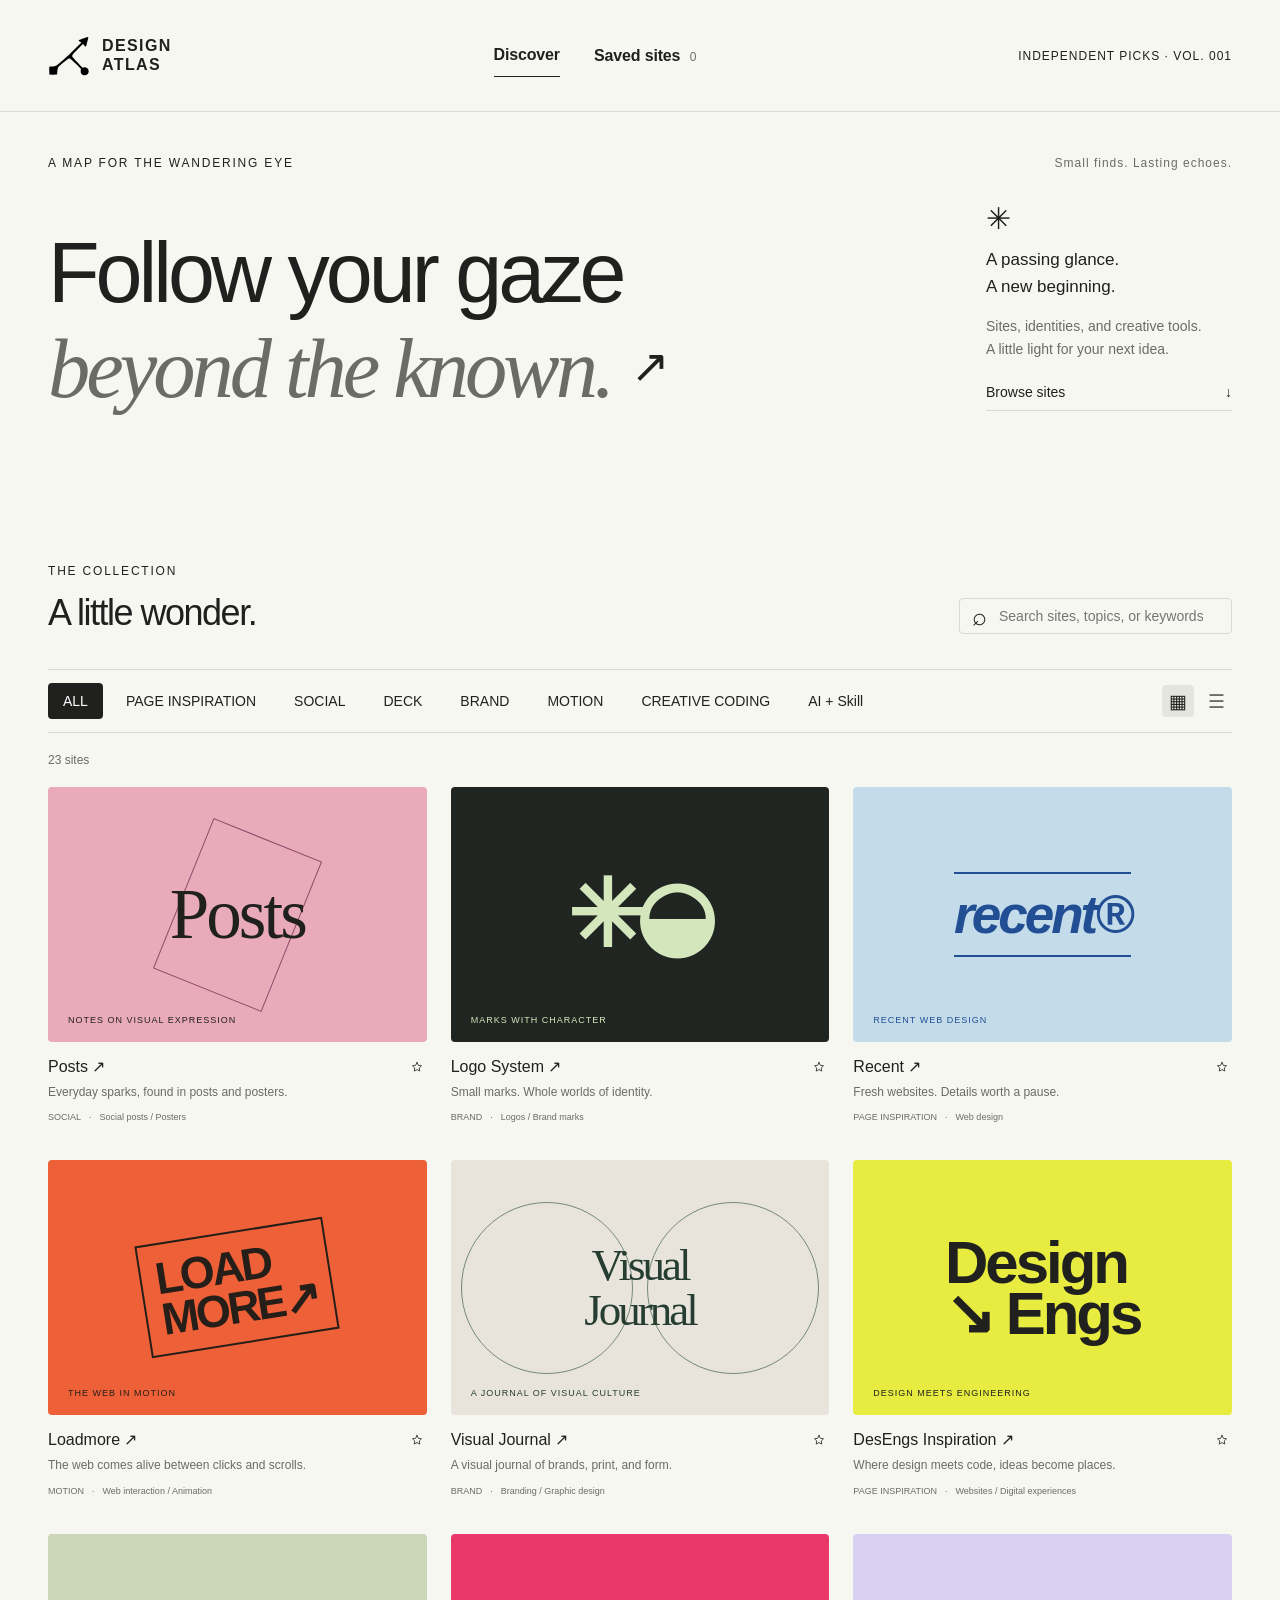
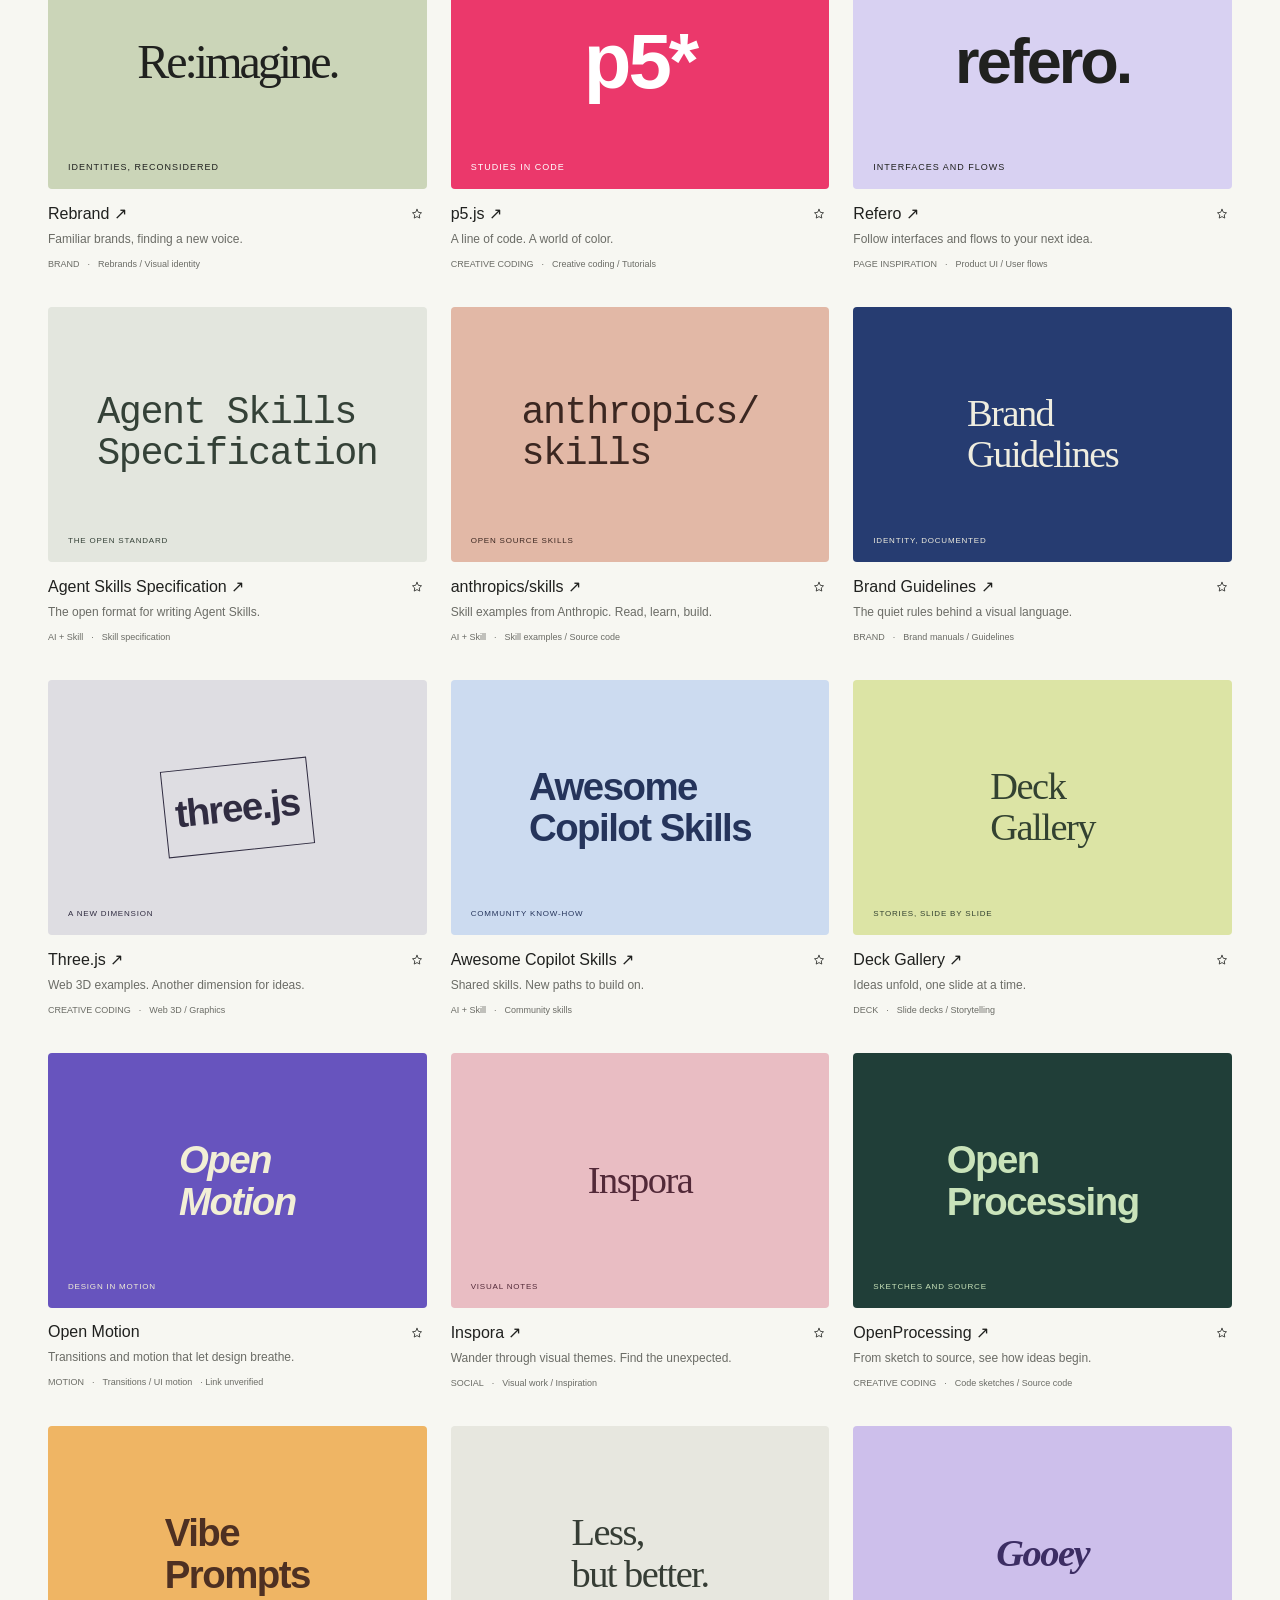
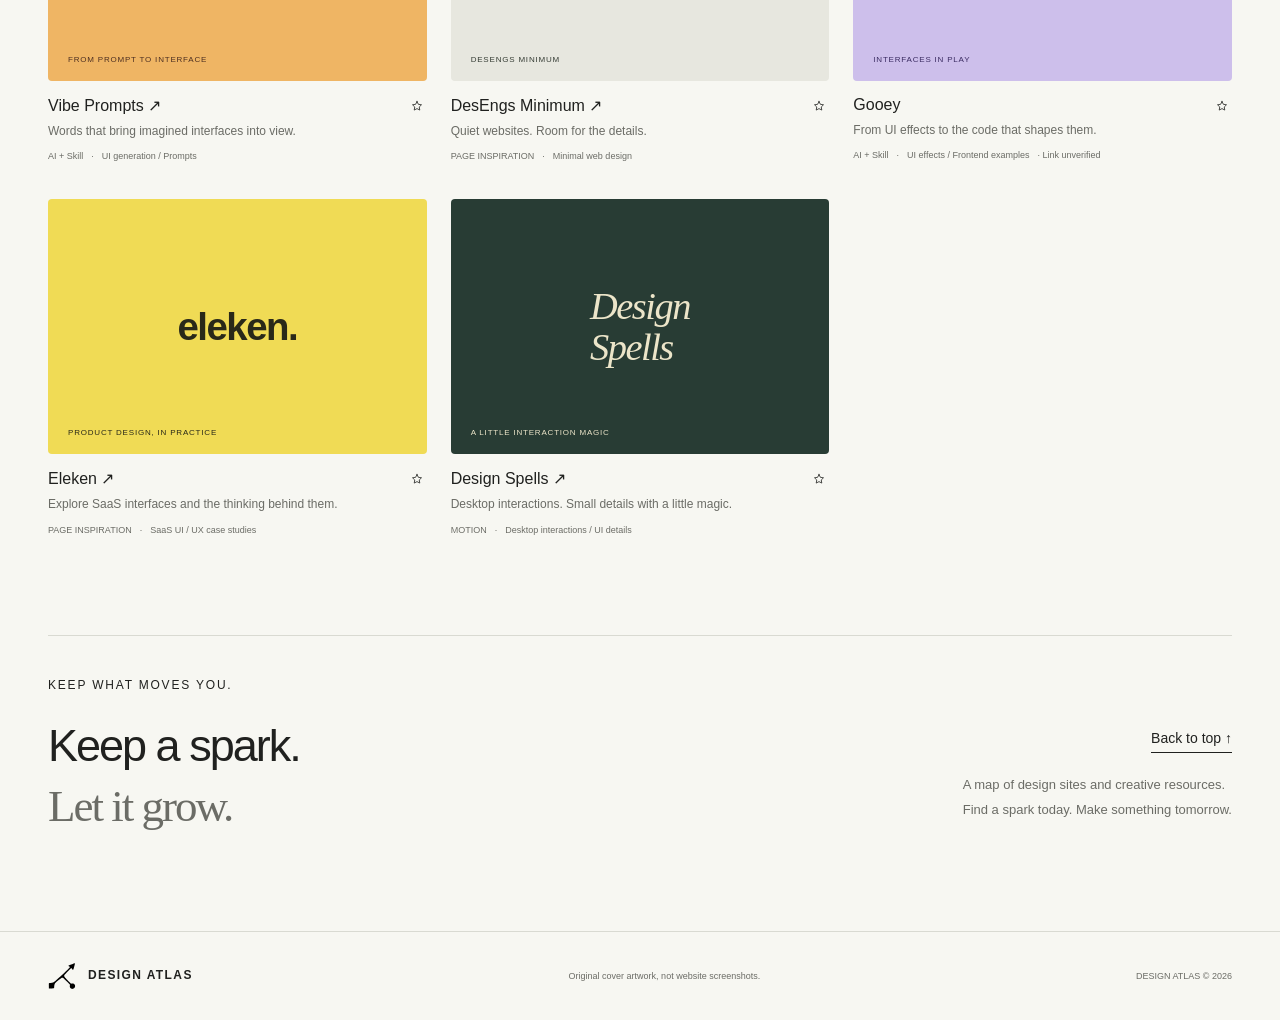
<file: prototype/index.html>
<!doctype html>
<html lang="en">
<head><meta charset="UTF-8"><meta name="viewport" content="width=device-width, initial-scale=1"><meta name="theme-color" content="#f7f7f2"><meta name="color-scheme" content="light"><meta name="description" content="A curated map of design sites, visual references, and creative tools. Wander, save, return."><meta property="og:type" content="website"><meta property="og:site_name" content="DESIGN ATLAS"><meta property="og:title" content="DESIGN ATLAS — Follow your gaze beyond the known."><meta property="og:description" content="A curated map of design sites, visual references, and creative tools."><meta property="og:image" content="social-card.png"><meta property="og:image:width" content="1200"><meta property="og:image:height" content="630"><meta property="og:image:alt" content="DESIGN ATLAS — Follow your gaze beyond the known."><meta name="twitter:card" content="summary_large_image"><meta name="twitter:title" content="DESIGN ATLAS"><meta name="twitter:description" content="A curated map of design sites, visual references, and creative tools."><meta name="twitter:image" content="social-card.png"><title>DESIGN ATLAS — Design sites & creative resources</title><link rel="icon" href="logo.svg" type="image/svg+xml"><link rel="apple-touch-icon" href="apple-touch-icon.png"><link rel="stylesheet" href="styles.css"></head>
<body data-page="discover">
<a class="skip" href="#library">Skip to collection</a>
<noscript><p class="noscript">JavaScript is required for search, filters, and saved sites.</p></noscript>
<header><a class="brand" href="index.html"><svg class="logo-mark" aria-hidden="true" focusable="false" width="200" height="200" viewBox="0 0 200 200" fill="none" xmlns="http://www.w3.org/2000/svg"><path fill-rule="evenodd" clip-rule="evenodd" d="M180.343 11.7391C176.427 13.2527 167.527 16.5143 160.564 18.9876C153.602 21.4608 147.412 23.9453 146.809 24.5072C145.011 26.1826 146.364 27.8939 152.621 31.8593C155.883 33.9261 158.56 35.8525 158.569 36.1411C158.579 36.4296 144.791 50.2905 127.93 66.9427C91.0803 103.336 49.4976 140.283 40.2982 144.806C33.2364 148.278 26.5401 149.889 16.5756 150.514C12.2243 150.786 8.03438 151.335 7.26459 151.734C5.97897 152.399 5.88246 153.925 6.07787 170.555L6.29069 188.652L23.9918 188.867C35.109 189.002 42.0521 188.781 42.6589 188.274C43.2681 187.765 43.8085 183.854 44.121 177.697C44.7128 166.022 46.8884 156.787 50.3125 151.411C52.8734 147.39 64.2565 137.757 85.7852 121.391C98.4997 111.726 100.784 110.798 105.82 113.254C109.065 114.837 143.817 147.515 153.978 158.538L157.676 162.551L156.583 165.639C155.036 170.014 155.179 176.88 156.898 180.682C160.124 187.818 169.561 193.045 177.01 191.822C181.493 191.086 187.623 187.661 189.943 184.598C198.053 173.885 193.488 158.742 180.84 154.401C176.319 152.849 173.031 152.862 168.389 154.45L164.687 155.716L156.052 147.077C143.016 134.034 119.71 108.877 117.249 105.19C114.384 100.899 114.445 97.7052 117.472 93.4943C119.954 90.0431 165.55 43.1807 166.409 43.1991C166.676 43.2046 169.03 45.8788 171.641 49.1427C179.247 58.6509 180.477 58.2444 183.872 45.104C185.106 40.3249 187.577 30.9203 189.361 24.2059C193.831 7.38475 193.346 6.71522 180.343 11.7391Z" fill="black"/></svg><span class="brand-name">DESIGN<br>ATLAS</span></a><nav aria-label="Main navigation"><a class="current" href="index.html#library" id="explore" aria-current="page">Discover</a><a id="saved-nav" href="favorites.html">Saved sites <span id="saved-count">0</span></a></nav><span class="edition">INDEPENDENT PICKS · VOL. 001</span></header>
<main>
<section class="intro"><div class="eyebrow">A MAP FOR THE WANDERING EYE <span>Small finds. Lasting echoes.</span></div><div class="intro-main"><h1>Follow your gaze<br><span class="serif">beyond the known.</span><sup>↗</sup></h1><div class="intro-note"><span class="small-star">✳</span><p>A passing glance.<br>A new beginning.</p><p class="muted">Sites, identities, and creative tools.<br>A little light for your next idea.</p><a href="#library">Browse sites <span>↓</span></a></div></div></section>
<section id="library" class="library" aria-labelledby="library-title"><div class="library-heading"><div><span class="eyebrow">THE COLLECTION</span><h2 id="library-title">A little wonder.</h2></div><label class="search"><span aria-hidden="true">⌕</span><input type="search" id="search" placeholder="Search sites, topics, or keywords" aria-label="Search sites, topics, or keywords"></label></div>
<div class="toolbar"><div class="filters" aria-label="Site categories"><button class="active" data-filter="ALL" aria-pressed="true">ALL</button><button data-filter="PAGE INSPIRATION" aria-pressed="false">PAGE INSPIRATION</button><button data-filter="SOCIAL" aria-pressed="false">SOCIAL</button><button data-filter="DECK" aria-pressed="false">DECK</button><button data-filter="BRAND" aria-pressed="false">BRAND</button><button data-filter="MOTION" aria-pressed="false">MOTION</button><button data-filter="CREATIVE CODING" aria-pressed="false">CREATIVE CODING</button><button data-filter="AI + Skill" aria-pressed="false">AI + Skill</button></div><div class="views" aria-label="View options"><button id="grid-view" class="active" aria-label="Grid view" aria-pressed="true">▦</button><button id="list-view" aria-label="List view" aria-pressed="false">☰</button></div></div>
<div class="results-bar"><span id="result-count" role="status" aria-live="polite">21 sites</span></div><div id="collection" class="collection"></div><div id="empty" hidden><h3>No sites found</h3><p>Try another word, or clear filters to see all sites.</p><button id="reset">View all sites ↗</button></div>
</section>
<section id="about" class="about"><span class="eyebrow">KEEP WHAT MOVES YOU.</span><h2>Keep a spark.<br><span>Let it grow.</span></h2><div class="about-aside"><a class="about-return" href="#">Back to top <span aria-hidden="true">↑</span></a><p>A map of design sites and creative resources.<br>Find a spark today. Make something tomorrow.</p></div></section>
</main><footer><a class="brand" href="#"><svg class="logo-mark" aria-hidden="true" focusable="false" width="200" height="200" viewBox="0 0 200 200" fill="none" xmlns="http://www.w3.org/2000/svg"><path fill-rule="evenodd" clip-rule="evenodd" d="M180.343 11.7391C176.427 13.2527 167.527 16.5143 160.564 18.9876C153.602 21.4608 147.412 23.9453 146.809 24.5072C145.011 26.1826 146.364 27.8939 152.621 31.8593C155.883 33.9261 158.56 35.8525 158.569 36.1411C158.579 36.4296 144.791 50.2905 127.93 66.9427C91.0803 103.336 49.4976 140.283 40.2982 144.806C33.2364 148.278 26.5401 149.889 16.5756 150.514C12.2243 150.786 8.03438 151.335 7.26459 151.734C5.97897 152.399 5.88246 153.925 6.07787 170.555L6.29069 188.652L23.9918 188.867C35.109 189.002 42.0521 188.781 42.6589 188.274C43.2681 187.765 43.8085 183.854 44.121 177.697C44.7128 166.022 46.8884 156.787 50.3125 151.411C52.8734 147.39 64.2565 137.757 85.7852 121.391C98.4997 111.726 100.784 110.798 105.82 113.254C109.065 114.837 143.817 147.515 153.978 158.538L157.676 162.551L156.583 165.639C155.036 170.014 155.179 176.88 156.898 180.682C160.124 187.818 169.561 193.045 177.01 191.822C181.493 191.086 187.623 187.661 189.943 184.598C198.053 173.885 193.488 158.742 180.84 154.401C176.319 152.849 173.031 152.862 168.389 154.45L164.687 155.716L156.052 147.077C143.016 134.034 119.71 108.877 117.249 105.19C114.384 100.899 114.445 97.7052 117.472 93.4943C119.954 90.0431 165.55 43.1807 166.409 43.1991C166.676 43.2046 169.03 45.8788 171.641 49.1427C179.247 58.6509 180.477 58.2444 183.872 45.104C185.106 40.3249 187.577 30.9203 189.361 24.2059C193.831 7.38475 193.346 6.71522 180.343 11.7391Z" fill="black"/></svg><span class="brand-name">DESIGN ATLAS</span></a><p>Original cover artwork, not website screenshots.</p><span>DESIGN ATLAS © 2026</span></footer><div id="toast" role="status" aria-live="polite"></div>
<script src="site-data.js"></script><script src="app.js"></script></body></html>
</file>
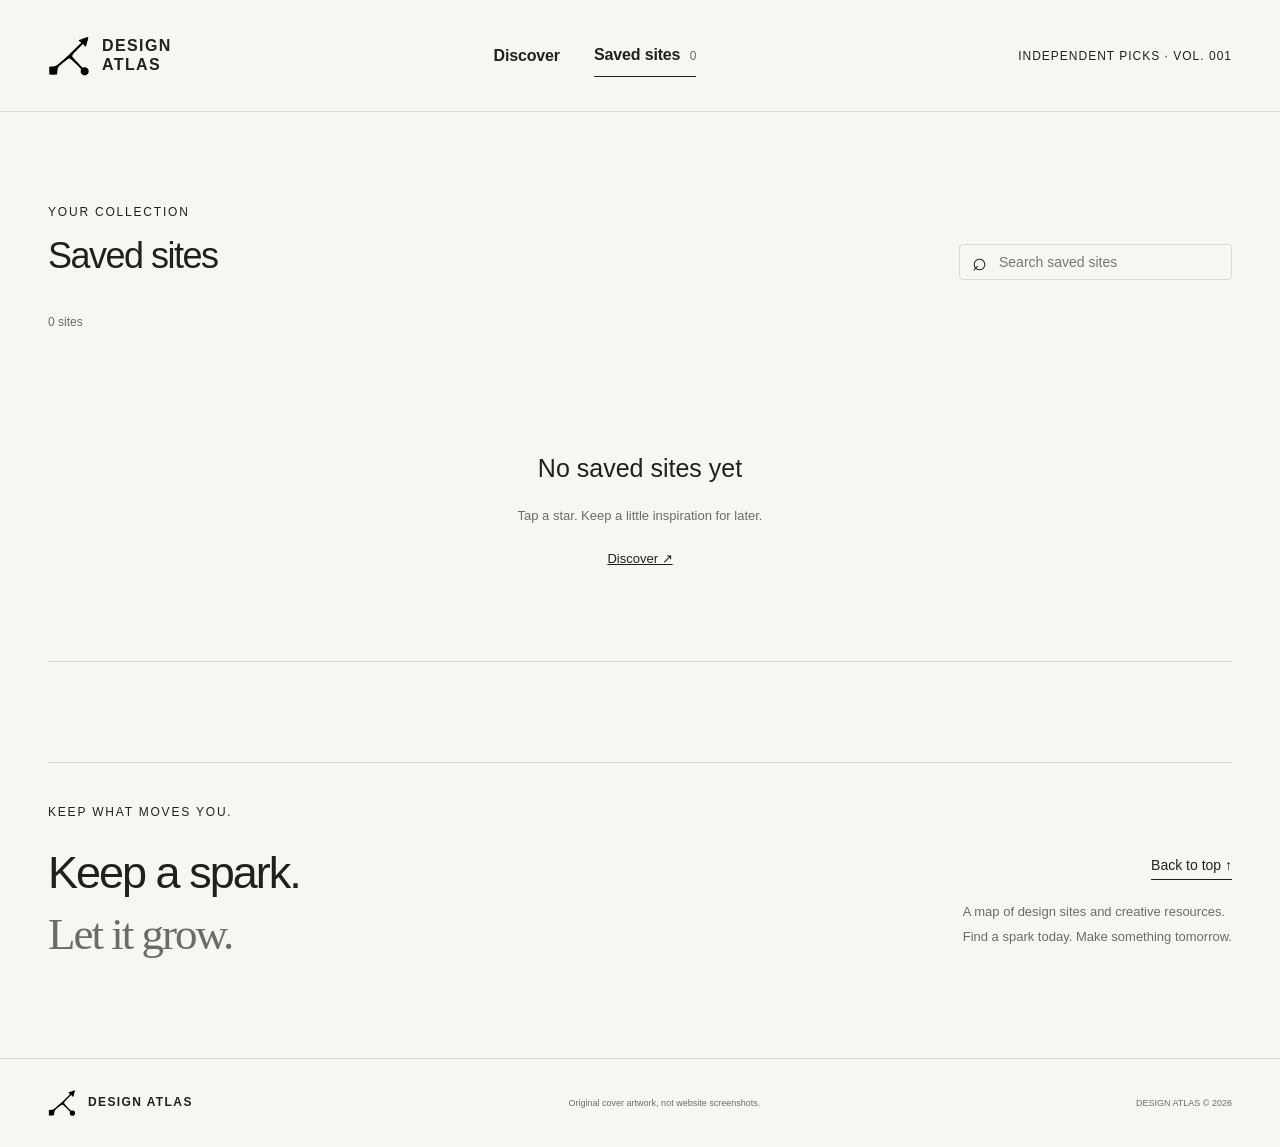
<file: prototype/favorites-preview.html>
<!doctype html>
<html lang="en">
<head><meta charset="UTF-8"><meta name="viewport" content="width=device-width, initial-scale=1"><meta name="theme-color" content="#f7f7f2"><meta name="color-scheme" content="light"><meta name="description" content="The design sites you chose to keep."><meta name="robots" content="noindex,follow"><meta property="og:type" content="website"><meta property="og:site_name" content="DESIGN ATLAS"><meta property="og:title" content="Saved sites — DESIGN ATLAS"><meta property="og:description" content="Keep a spark. Let it grow."><meta property="og:image" content="social-card.png"><meta property="og:image:width" content="1200"><meta property="og:image:height" content="630"><meta property="og:image:alt" content="DESIGN ATLAS — Follow your gaze beyond the known."><meta name="twitter:card" content="summary_large_image"><meta name="twitter:title" content="Saved sites — DESIGN ATLAS"><meta name="twitter:description" content="Keep a spark. Let it grow."><meta name="twitter:image" content="social-card.png"><title>Saved sites — DESIGN ATLAS</title><link rel="icon" href="logo.svg" type="image/svg+xml"><link rel="apple-touch-icon" href="apple-touch-icon.png"><style>:root{--bg:#f7f7f2;--ink:#20211f;--muted:#6b6c66;--line:#d9dad2;--space:48px;--radius:4px;--sans:Arial,"PingFang SC","Microsoft YaHei",sans-serif}*{box-sizing:border-box}html{scroll-behavior:smooth;scroll-padding-top:24px}body{margin:0;background:var(--bg);color:var(--ink);font-family:var(--sans);-webkit-font-smoothing:antialiased}a{color:inherit;text-decoration:none}button,input{font:inherit;color:inherit}button{cursor:pointer;background:none;border:0}a:focus-visible,button:focus-visible,input:focus-visible{outline:2px solid #3a5fc9;outline-offset:5px}header,main,footer{max-width:1700px;margin:auto;padding-left:var(--space);padding-right:var(--space)}header{height:112px;display:flex;align-items:center;justify-content:space-between;border-bottom:1px solid var(--line)}.brand{display:flex;align-items:center;gap:12px;font-size:25px;font-weight:650;letter-spacing:-1px}.mark{font-size:51px;line-height:.8;transform:rotate(-7deg)}.brand-en{display:block;font-size:9px;letter-spacing:1.4px;margin-top:5px}nav{display:flex;gap:34px;align-items:center;font-size:13px}nav a,nav button{padding:12px 0}nav .current{border-bottom:1px solid var(--ink)}#saved-count{font-size:10px;margin-left:5px;color:var(--muted)}.edition{font-size:11px;letter-spacing:1px}.intro{padding:44px 0 55px}.eyebrow{font-size:10px;letter-spacing:1.8px}.intro>.eyebrow{display:flex;justify-content:space-between}.intro>.eyebrow span{letter-spacing:1px;color:var(--muted)}.intro-main{display:flex;justify-content:space-between;align-items:end;margin-top:31px}h1{margin:0;font-weight:500;font-size:clamp(46px,6.1vw,92px);line-height:1.18;letter-spacing:-4px}.serif{font-family:"Songti SC","STSong",Georgia,serif}h1 sup{font-family:Arial;font-size:46px;vertical-align:top;margin-left:20px;position:relative;top:20px}.intro-note{width:246px;padding-bottom:5px}.small-star{font-size:30px}.intro-note p{font-size:17px;line-height:1.6;margin:10px 0}.intro-note .muted{font-size:12px;color:var(--muted);margin-top:15px}.intro-note a{font-size:12px;display:flex;justify-content:space-between;border-bottom:1px solid var(--line);padding:14px 0 10px}.section-line{display:flex;align-items:center;justify-content:space-between;margin-bottom:17px}.section-line h2{font-size:12px;font-weight:500;margin:0}.section-line h2 span{font-size:9px;margin-left:14px;letter-spacing:1px;color:var(--muted)}.section-line>span{font-size:10px;color:var(--muted)}.feature-grid{display:grid;grid-template-columns:1.35fr 1fr;gap:24px}.cover{height:420px;position:relative;overflow:hidden;padding:24px;display:flex;flex-direction:column;justify-content:space-between;transition:filter .25s}.feature:hover .cover{filter:brightness(.95)}.cover-top,.cover-bottom{display:flex;justify-content:space-between;position:relative;z-index:2;font-size:9px;letter-spacing:1px}.rebrand{background:#cadb3e;color:#24271e}.reb-type{font-size:clamp(46px,5.7vw,86px);letter-spacing:-5px;line-height:.94;position:relative;z-index:2;font-weight:600}.reb-type em{font-family:Georgia,serif;font-weight:400}.reb-emblem{position:absolute;right:17px;bottom:32px;font-size:270px;line-height:1;color:#52602f;transform:rotate(12deg)}.creative{background:#6042d7;color:#f0f7ac}.creative-type{font-size:clamp(40px,4.7vw,68px);line-height:.97;letter-spacing:-3px;z-index:2}.creative-type em{font-family:Georgia,serif;font-weight:400}.orbit{position:absolute;right:-55px;top:10px;width:310px;height:390px;transform:rotate(28deg)}.orbit i{position:absolute;border:1px solid #c4eda9;border-radius:50%;height:100%;width:100%}.orbit i:nth-child(2){width:75%;left:12.5%}.orbit i:nth-child(3){width:50%;left:25%}.orbit i:nth-child(4){width:25%;left:37.5%}.orbit i:nth-child(5){height:50%;top:25%}.feature-info{display:flex;justify-content:space-between;align-items:start;padding:19px 0}.feature-info h3{font-size:19px;font-weight:500;margin:0}.feature-info h3 span{font-size:15px;margin-left:8px}.feature-info p{font-size:12px;color:var(--muted);margin:9px 0 0}.tag{font-size:10px;border:1px solid var(--line);border-radius:var(--radius);padding:6px 10px;white-space:nowrap}.library{padding-top:90px}.library-heading{display:flex;justify-content:space-between;align-items:end;margin-bottom:35px}.library-heading h2{font-size:36px;font-weight:500;letter-spacing:-1.5px;margin:13px 0 0}.library-heading sup{font:12px Arial;vertical-align:top;margin:5px 0 0 12px;color:var(--muted)}.search{display:flex;align-items:center;gap:10px;width:300px;height:36px;border:1px solid var(--line);padding:0 12px;transition:border-color .2s}.search:hover,.search:focus-within{border-color:var(--ink)}.search>span{font-size:25px}.search input{width:100%;background:transparent;border:0;font-size:12px;min-width:0}.search input:focus{outline:none}.search kbd{font-size:11px;border:1px solid var(--line);padding:2px 5px;color:var(--muted)}.toolbar{border-top:1px solid var(--line);border-bottom:1px solid var(--line);display:flex;justify-content:space-between;align-items:center;gap:20px;padding:13px 0}.filters{display:flex;gap:8px;flex-wrap:wrap}.filters button{font-size:12px;padding:10px 15px;border-radius:var(--radius)}.filters button.active{background:var(--ink);color:white}.filters button span{margin-left:8px;font-size:9px}.filters button:hover:not(.active){background:#e7e8e0}.views{display:flex;gap:6px}.views button{height:32px;width:32px;font-size:19px;color:var(--muted)}.views button.active{color:var(--ink);background:#e4e5dc}.results-bar{display:flex;align-items:center;gap:18px;margin:20px 0;font-size:10px;color:var(--muted)}.results-bar button{font-size:10px;text-decoration:underline}.collection{display:grid;grid-template-columns:repeat(3,minmax(0,1fr));gap:38px 24px}.site{min-width:0}.site-art{display:flex;height:255px;position:relative;overflow:hidden;align-items:center;justify-content:center;padding:24px;transition:transform .25s}.site-art:hover{transform:translateY(-3px)}.art-title{font-size:48px;letter-spacing:-3px;font-weight:600;position:relative;z-index:1}.art-label{position:absolute;left:20px;bottom:17px;font:9px Arial;letter-spacing:1px}.art-number{position:absolute;top:18px;right:18px;font-size:10px}.site-info{padding-top:15px;display:flex;justify-content:space-between;align-items:start;gap:12px}.site h3{font-size:16px;font-weight:500;margin:0 0 7px}.site p{font-size:11px;color:var(--muted);margin:0;line-height:1.6}.site-meta{display:flex;gap:8px;margin-top:10px;font-size:9px;color:var(--muted)}.save{display:flex;align-items:center;justify-content:center;flex-shrink:0;width:20px;height:20px;padding:0;border:0;border-radius:var(--radius);font-size:17px;transition:background .2s}.save[aria-pressed=true]{background:transparent;color:var(--ink)}.posts{background:#e9aaba}.posts .art-title{font-family:Georgia;font-size:71px;font-weight:400}.posts:before{content:"";width:115px;height:160px;position:absolute;border:1px solid #8c4c67;transform:rotate(22deg)}.logo{background:#202521;color:#d4e7bc}.logo .art-title{font-size:93px;letter-spacing:-18px;margin-left:-15px}.recent{background:#c4dbea;color:#224f94}.recent .art-title{font-size:53px;font-style:italic;border-top:2px solid;border-bottom:2px solid;padding:10px 0}.loadmore{background:#ee6037;color:#251e19}.loadmore .art-title{font-size:45px;line-height:.9;transform:rotate(-9deg);border:2px solid;padding:14px}.visual{background:#e8e4db;color:#263d32}.visual .art-title{font-family:Georgia;font-size:45px;font-weight:400;text-align:center;line-height:1}.visual:before,.visual:after{content:"";position:absolute;width:170px;height:170px;border:1px solid #738977;border-radius:50%}.visual:before{left:10px}.visual:after{right:10px}.desengs{background:#e8eb40}.desengs .art-title{font-size:60px;line-height:.85}.mini-rebrand{background:#cbd5b8}.mini-rebrand .art-title{font-family:Georgia;font-weight:400;font-size:48px}.p5{background:#eb386b;color:white}.p5 .art-title{font-size:78px}.refero{background:#d8d1f2}.refero .art-title{font-size:63px}.collection.list{display:block}.list .site{display:grid;grid-template-columns:145px 1fr;gap:24px;border-bottom:1px solid var(--line);padding:18px 0}.list .site-art{height:96px;padding:10px}.list .art-title{font-size:25px;letter-spacing:-1px}.list .art-label,.list .art-number{display:none}.list .site-info{align-items:center;padding:0}.list .site-meta{margin-top:7px}#empty{text-align:center;padding:80px 20px;border-bottom:1px solid var(--line)}#empty h3{font-size:25px;font-weight:400}#empty p{font-size:13px;color:var(--muted)}#empty button{margin:15px 0;text-decoration:underline}.about{position:relative;margin-top:100px;border-top:1px solid var(--line);padding:42px 0 70px}.about h2{font-size:45px;line-height:1.35;font-weight:400;letter-spacing:-2px;margin:24px 0}.about h2 span{font-family:"Songti SC",Georgia,serif;color:var(--muted)}.about p{font-size:13px;line-height:1.9;color:var(--muted)}.about-return{font-size:12px;border-bottom:1px solid;padding-bottom:6px}footer{border-top:1px solid var(--line);display:flex;justify-content:space-between;align-items:center;gap:20px;padding-top:30px;padding-bottom:30px}footer .brand{font-size:18px}footer .mark{font-size:30px}footer p,footer>span{font-size:9px;color:var(--muted)}#toast{position:fixed;bottom:25px;left:50%;transform:translate(-50%,20px);background:var(--ink);color:white;padding:12px 22px;font-size:12px;opacity:0;pointer-events:none;transition:.2s;z-index:10}#toast.show{opacity:1;transform:translate(-50%,0)}.skip{position:fixed;top:-100px;left:20px;z-index:20;background:white;padding:12px}.skip:focus{top:10px}[hidden]{display:none!important}@media(min-width:1500px){.cover{height:490px}.site-art{height:300px}}@media(max-width:1000px){:root{--space:28px}.edition{display:none}.cover{height:340px}.reb-emblem{font-size:210px;right:0}.site-art{height:210px}.art-title{font-size:37px}.intro-note{width:220px}.intro-main{gap:20px}.creative-type{font-size:46px}.collection{gap:30px 18px}.desengs .art-title{font-size:45px}}@media(max-width:700px){:root{--space:20px}header{height:85px}nav{gap:18px;font-size:11px}.brand{font-size:21px}.mark{font-size:42px}.brand-en{font-size:7px}.intro{padding:27px 0 38px}.intro>.eyebrow span{display:none}.intro-main{display:block;margin-top:24px}h1{font-size:53px;letter-spacing:-3px}h1 sup{font-size:27px;top:14px;margin-left:8px}.intro-note{width:100%;display:flex;align-items:center;justify-content:space-between;margin-top:23px;gap:15px}.small-star,.intro-note>p:not(.muted){display:none}.intro-note .muted{font-size:11px;margin:0}.intro-note a{width:125px;padding-top:5px}.feature-grid{grid-template-columns:1fr;gap:20px}.cover{height:340px}.reb-type{font-size:69px}.reb-emblem{font-size:240px}.creative-type{font-size:61px}.library{padding-top:50px}.library-heading{display:block;margin-bottom:24px}.library-heading h2{font-size:29px}.search{width:100%;margin-top:25px}.toolbar{align-items:start;gap:6px}.filters{gap:0}.filters button{padding:9px;font-size:11px}.views{gap:0}.views button{width:28px}.collection{grid-template-columns:repeat(2,minmax(0,1fr));gap:28px 14px}.site-art{height:180px;padding:12px}.art-title,.mini-rebrand .art-title{font-size:29px;letter-spacing:-1px}.posts .art-title{font-size:44px}.logo .art-title{font-size:68px}.recent .art-title{font-size:29px}.loadmore .art-title{font-size:25px}.visual .art-title{font-size:28px}.desengs .art-title{font-size:36px}.p5 .art-title{font-size:55px}.refero .art-title{font-size:40px}.art-label{font-size:7px;left:12px;bottom:12px}.site h3{font-size:14px}.site p{font-size:10px}.site-meta{font-size:8px;gap:5px}.save{width:20px;height:20px;font-size:14px}.site-info{gap:6px}.about{margin-top:65px;padding-bottom:40px}.about h2{font-size:35px}.about p{position:static;font-size:12px;margin-bottom:25px}footer{flex-wrap:wrap;gap:15px}footer p{order:3;width:100%;margin:0}.list .site{grid-template-columns:95px 1fr;gap:14px}}@media(prefers-reduced-motion:reduce){html{scroll-behavior:auto}*{transition:none!important}}
.brand-name{font-size:16px;font-weight:650;line-height:1.15;letter-spacing:1.4px}footer .brand-name{font-size:12px}
.logo-mark{display:block;width:42px;height:auto;flex-shrink:0}footer .logo-mark{width:28px}@media(max-width:700px){header .logo-mark{width:34px}}
button,input,select,textarea,.search,.site,.site-art,.cover,.tag,.search kbd,#toast{border-radius:var(--radius)}
.save-icon{width:12px;height:12px;display:block;fill:none;stroke:currentColor;stroke-width:1.6;stroke-linecap:round;stroke-linejoin:round}.save[aria-pressed=true] .save-icon{fill:currentColor}
.about{display:grid;grid-template-columns:minmax(0,1fr) minmax(0,1fr);column-gap:32px}.about>.eyebrow{grid-column:1/-1}.about-aside{align-self:center;justify-self:end;display:flex;flex-direction:column;align-items:flex-end;gap:20px;max-width:100%;min-width:0}.about-aside p{position:static;margin:0}.about-return{align-self:flex-end}
@media(max-width:700px){.about{grid-template-columns:minmax(0,1fr)}.save-icon{width:12px;height:12px}.about-aside{width:100%}}

.resource-art .art-title{font-size:clamp(24px,3vw,46px);line-height:1.08;letter-spacing:-1.5px;max-width:100%;overflow-wrap:anywhere}.resource-art .art-label{font-size:8px;letter-spacing:.8px}.skill-spec{background:#e3e6de;color:#344137}.skill-spec .art-title,.anthropic-art .art-title{font-family:monospace;font-weight:500}.anthropic-art{background:#e2b8a6;color:#3b2721}.guidelines-art{background:#263c71;color:#efeddf}.guidelines-art .art-title{font-family:Georgia,serif;font-weight:400}.three-art{background:#dedde2;color:#302c41}.three-art .art-title{border:1px solid;padding:22px 10px;transform:rotate(-6deg)}.copilot-art{background:#ccdbf0;color:#25345b}.deck-art{background:#dce4a5;color:#334231}.deck-art .art-title{font-family:Georgia,serif;font-weight:400}.motion-art{background:#6754be;color:#f2efd6}.motion-art .art-title{font-style:italic}.inspora-art{background:#e9bdc3;color:#522938}.inspora-art .art-title{font-family:Georgia,serif;font-weight:400}.processing-art{background:#203e38;color:#c9e3ba}.vibe-art{background:#efb564;color:#4e3022}.site-meta{flex-wrap:wrap}.link-pending{white-space:nowrap}.collection.list .resource-art .art-title{font-size:20px;letter-spacing:-.5px}.collection.list .three-art .art-title{padding:7px 3px}@media(max-width:700px){.resource-art .art-title{font-size:23px;letter-spacing:-.8px}.resource-art .art-label{font-size:6px;letter-spacing:.3px}.three-art .art-title{padding:18px 5px}.collection.list .resource-art .art-title{font-size:15px}}

.minimum-art{background:#e7e7df;color:#363d35}.minimum-art .art-title{font-family:Georgia,serif;font-weight:400}.gooey-art{background:#cdbfeb;color:#3c2d63}.gooey-art .art-title{font-family:Georgia,serif;font-weight:700;font-style:italic}

.library-heading h1{font-size:36px;font-weight:500;line-height:1.3;letter-spacing:-1.5px;margin:13px 0 0}.favorites-toolbar{justify-content:flex-end}.empty-discover{display:inline-block;font-size:13px;text-decoration:underline;margin:15px}.favorites-toolbar+.results-bar{margin-top:20px}[data-page="favorites"] #library{min-height:50vh}@media(max-width:700px){.library-heading h1{font-size:29px}}
.intro h1 .serif{color:var(--muted);font-style:italic}
.intro h1{font-size:clamp(52px,6.6vw,100px);line-height:1.12}
@media(max-width:700px){.intro h1{font-size:58px;line-height:1.08}}
header nav{font-size:16px;font-weight:600;letter-spacing:-.15px}
header #saved-count{font-size:11px;font-weight:400;letter-spacing:0}
@media(max-width:700px){header nav{font-size:14px;font-weight:600}}
@media(max-width:700px){
  .site h3{font-size:16px}
  .site p{font-size:14px;line-height:1.5}
  .site-meta{font-size:11px;line-height:1.4}
  .art-label,.resource-art .art-label{font-size:10px}
  .search input{font-size:14px}
  #empty p,.empty-discover{font-size:14px}
  .about p{font-size:14px}
  footer p,footer>span{font-size:11px}
}
@media(min-width:701px){
  .search{width:273px}
  .eyebrow{font-size:12px}
  .edition,header #saved-count{font-size:12px}
  .intro-note .muted,.intro-note a{font-size:14px}
  .search input{font-size:14px}
  .filters button{font-size:14px}
  .results-bar,.results-bar button{font-size:12px}
  .site p{font-size:12px}
  .about-return{font-size:14px}
  #toast{font-size:14px}
}
.noscript{margin:0;padding:12px var(--space);background:var(--ink);color:#fff;text-align:center;font-size:14px}
.save{position:relative}
.save::before{content:"";position:absolute;inset:-12px}

.eleken-art{background:#f0db55;color:#292919}.eleken-art .art-title{letter-spacing:-1.5px}.spells-art{background:#283c34;color:#ece5c9}.spells-art .art-title{font-family:Georgia,serif;font-weight:400;font-style:italic}
</style></head>
<body data-page="favorites">
<a class="skip" href="#library">Skip to collection</a>
<noscript><p class="noscript">JavaScript is required to view and manage saved sites.</p></noscript>
<header><a class="brand" href="preview.html"><svg class="logo-mark" aria-hidden="true" focusable="false" width="200" height="200" viewBox="0 0 200 200" fill="none" xmlns="http://www.w3.org/2000/svg"><path fill-rule="evenodd" clip-rule="evenodd" d="M180.343 11.7391C176.427 13.2527 167.527 16.5143 160.564 18.9876C153.602 21.4608 147.412 23.9453 146.809 24.5072C145.011 26.1826 146.364 27.8939 152.621 31.8593C155.883 33.9261 158.56 35.8525 158.569 36.1411C158.579 36.4296 144.791 50.2905 127.93 66.9427C91.0803 103.336 49.4976 140.283 40.2982 144.806C33.2364 148.278 26.5401 149.889 16.5756 150.514C12.2243 150.786 8.03438 151.335 7.26459 151.734C5.97897 152.399 5.88246 153.925 6.07787 170.555L6.29069 188.652L23.9918 188.867C35.109 189.002 42.0521 188.781 42.6589 188.274C43.2681 187.765 43.8085 183.854 44.121 177.697C44.7128 166.022 46.8884 156.787 50.3125 151.411C52.8734 147.39 64.2565 137.757 85.7852 121.391C98.4997 111.726 100.784 110.798 105.82 113.254C109.065 114.837 143.817 147.515 153.978 158.538L157.676 162.551L156.583 165.639C155.036 170.014 155.179 176.88 156.898 180.682C160.124 187.818 169.561 193.045 177.01 191.822C181.493 191.086 187.623 187.661 189.943 184.598C198.053 173.885 193.488 158.742 180.84 154.401C176.319 152.849 173.031 152.862 168.389 154.45L164.687 155.716L156.052 147.077C143.016 134.034 119.71 108.877 117.249 105.19C114.384 100.899 114.445 97.7052 117.472 93.4943C119.954 90.0431 165.55 43.1807 166.409 43.1991C166.676 43.2046 169.03 45.8788 171.641 49.1427C179.247 58.6509 180.477 58.2444 183.872 45.104C185.106 40.3249 187.577 30.9203 189.361 24.2059C193.831 7.38475 193.346 6.71522 180.343 11.7391Z" fill="black"/></svg><span class="brand-name">DESIGN<br>ATLAS</span></a><nav aria-label="Main navigation"><a href="preview.html#library" id="explore">Discover</a><a id="saved-nav" class="current" href="favorites-preview.html" aria-current="page">Saved sites <span id="saved-count">0</span></a></nav><span class="edition">INDEPENDENT PICKS · VOL. 001</span></header>
<main>
<section id="library" class="library" aria-labelledby="library-title"><div class="library-heading"><div><span class="eyebrow">YOUR COLLECTION</span><h1 id="library-title">Saved sites</h1></div><label class="search"><span aria-hidden="true">⌕</span><input type="search" id="search" placeholder="Search saved sites" aria-label="Search saved sites"></label></div>
<div class="results-bar"><span id="result-count" role="status" aria-live="polite">0 sites</span><button id="clear" hidden>Clear search</button></div><div id="collection" class="collection list"></div><div id="empty" hidden><h3>No saved sites yet</h3><p>Tap a star. Keep a little inspiration for later.</p><button id="reset" hidden>Clear search</button><a class="empty-discover" href="preview.html#library">Discover ↗</a></div>
</section>
<section id="about" class="about"><span class="eyebrow">KEEP WHAT MOVES YOU.</span><h2>Keep a spark.<br><span>Let it grow.</span></h2><div class="about-aside"><a class="about-return" href="#">Back to top <span aria-hidden="true">↑</span></a><p>A map of design sites and creative resources.<br>Find a spark today. Make something tomorrow.</p></div></section>
</main><footer><a class="brand" href="#"><svg class="logo-mark" aria-hidden="true" focusable="false" width="200" height="200" viewBox="0 0 200 200" fill="none" xmlns="http://www.w3.org/2000/svg"><path fill-rule="evenodd" clip-rule="evenodd" d="M180.343 11.7391C176.427 13.2527 167.527 16.5143 160.564 18.9876C153.602 21.4608 147.412 23.9453 146.809 24.5072C145.011 26.1826 146.364 27.8939 152.621 31.8593C155.883 33.9261 158.56 35.8525 158.569 36.1411C158.579 36.4296 144.791 50.2905 127.93 66.9427C91.0803 103.336 49.4976 140.283 40.2982 144.806C33.2364 148.278 26.5401 149.889 16.5756 150.514C12.2243 150.786 8.03438 151.335 7.26459 151.734C5.97897 152.399 5.88246 153.925 6.07787 170.555L6.29069 188.652L23.9918 188.867C35.109 189.002 42.0521 188.781 42.6589 188.274C43.2681 187.765 43.8085 183.854 44.121 177.697C44.7128 166.022 46.8884 156.787 50.3125 151.411C52.8734 147.39 64.2565 137.757 85.7852 121.391C98.4997 111.726 100.784 110.798 105.82 113.254C109.065 114.837 143.817 147.515 153.978 158.538L157.676 162.551L156.583 165.639C155.036 170.014 155.179 176.88 156.898 180.682C160.124 187.818 169.561 193.045 177.01 191.822C181.493 191.086 187.623 187.661 189.943 184.598C198.053 173.885 193.488 158.742 180.84 154.401C176.319 152.849 173.031 152.862 168.389 154.45L164.687 155.716L156.052 147.077C143.016 134.034 119.71 108.877 117.249 105.19C114.384 100.899 114.445 97.7052 117.472 93.4943C119.954 90.0431 165.55 43.1807 166.409 43.1991C166.676 43.2046 169.03 45.8788 171.641 49.1427C179.247 58.6509 180.477 58.2444 183.872 45.104C185.106 40.3249 187.577 30.9203 189.361 24.2059C193.831 7.38475 193.346 6.71522 180.343 11.7391Z" fill="black"/></svg><span class="brand-name">DESIGN ATLAS</span></a><p>Original cover artwork, not website screenshots.</p><span>DESIGN ATLAS © 2026</span></footer><div id="toast" role="status" aria-live="polite"></div>
<script>const sites=[
 {id:'posts',name:'Posts',url:'https://posts.design/',category:'SOCIAL',"contentType":"Social posts / Posters",description:'Everyday sparks, found in posts and posters.',art:'posts',title:'Posts',label:'NOTES ON VISUAL EXPRESSION'},
 {id:'logo',name:'Logo System',url:'https://logosystem.co/',category:'BRAND',"contentType":"Logos / Brand marks",description:'Small marks. Whole worlds of identity.',art:'logo',title:'✳ ◒',label:'MARKS WITH CHARACTER'},
 {id:'recent',name:'Recent',url:'https://recent.design/',category:'PAGE INSPIRATION',"contentType":"Web design",description:'Fresh websites. Details worth a pause.',art:'recent',title:'recent®',label:'RECENT WEB DESIGN'},
 {id:'loadmore',name:'Loadmore',url:'https://loadmo.re/',category:'MOTION',"contentType":"Web interaction / Animation",description:'The web comes alive between clicks and scrolls.',art:'loadmore',title:'LOAD<br>MORE↗',label:'THE WEB IN MOTION'},
 {id:'visual',name:'Visual Journal',url:'https://visualjournal.it/',category:'BRAND',"contentType":"Branding / Graphic design",description:'A visual journal of brands, print, and form.',art:'visual',title:'Visual<br>Journal',label:'A JOURNAL OF VISUAL CULTURE'},
 {id:'desengs',name:'DesEngs Inspiration',url:'https://desengs.com/inspiration/',category:'PAGE INSPIRATION',"contentType":"Websites / Digital experiences",description:'Where design meets code, ideas become places.',art:'desengs',title:'Design<br>↘ Engs',label:'DESIGN MEETS ENGINEERING'},
 {id:'rebrand',name:'Rebrand',url:'https://www.rebrand.gallery/',category:'BRAND',"contentType":"Rebrands / Visual identity",description:'Familiar brands, finding a new voice.',art:'mini-rebrand',title:'Re:imagine.',label:'IDENTITIES, RECONSIDERED'},
 {id:'p5',name:'p5.js',url:'https://p5js.org/',category:'CREATIVE CODING',"contentType":"Creative coding / Tutorials",description:'A line of code. A world of color.',art:'p5',title:'p5*',label:'STUDIES IN CODE'},
 {id:'refero',name:'Refero',url:'https://refero.design/',category:'PAGE INSPIRATION',"contentType":"Product UI / User flows",description:'Follow interfaces and flows to your next idea.',art:'refero',title:'refero.',label:'INTERFACES AND FLOWS'},
 {"id":"agent-spec","name":"Agent Skills Specification","url":"https://agentskills.io/specification","category":"AI + Skill","contentType":"Skill specification","description":"The open format for writing Agent Skills.","art":"resource-art skill-spec","title":"Agent Skills<br>Specification","label":"THE OPEN STANDARD"},
 {"id":"anthropic-skills","name":"anthropics/skills","url":"https://github.com/anthropics/skills","category":"AI + Skill","contentType":"Skill examples / Source code","description":"Skill examples from Anthropic. Read, learn, build.","art":"resource-art anthropic-art","title":"anthropics/<br>skills","label":"OPEN SOURCE SKILLS"},
 {"id":"brand-guidelines","name":"Brand Guidelines","url":"https://www.brandguidelines.net/","category":"BRAND","contentType":"Brand manuals / Guidelines","description":"The quiet rules behind a visual language.","art":"resource-art guidelines-art","title":"Brand<br>Guidelines","label":"IDENTITY, DOCUMENTED"},
 {"id":"threejs","name":"Three.js","url":"https://threejs.org/","category":"CREATIVE CODING","contentType":"Web 3D / Graphics","description":"Web 3D examples. Another dimension for ideas.","art":"resource-art three-art","title":"three.js","label":"A NEW DIMENSION"},
 {"id":"copilot-skills","name":"Awesome Copilot Skills","url":"https://awesome-copilot.github.com/skills/","category":"AI + Skill","contentType":"Community skills","description":"Shared skills. New paths to build on.","art":"resource-art copilot-art","title":"Awesome<br>Copilot Skills","label":"COMMUNITY KNOW-HOW"},
 {"id":"deck-gallery","name":"Deck Gallery","url":"https://deck.gallery/","category":"DECK","contentType":"Slide decks / Storytelling","description":"Ideas unfold, one slide at a time.","art":"resource-art deck-art","title":"Deck<br>Gallery","label":"STORIES, SLIDE BY SLIDE"},
 {"id":"open-motion","name":"Open Motion","url":null,"category":"MOTION","contentType":"Transitions / UI motion","description":"Transitions and motion that let design breathe.","art":"resource-art motion-art","title":"Open<br>Motion","label":"DESIGN IN MOTION"},
 {"id":"inspora","name":"Inspora","url":"https://www.inspora.design/","category":"SOCIAL","contentType":"Visual work / Inspiration","description":"Wander through visual themes. Find the unexpected.","art":"resource-art inspora-art","title":"Inspora","label":"VISUAL NOTES"},
 {"id":"openprocessing","name":"OpenProcessing","url":"https://openprocessing.org/","category":"CREATIVE CODING","contentType":"Code sketches / Source code","description":"From sketch to source, see how ideas begin.","art":"resource-art processing-art","title":"Open<br>Processing","label":"SKETCHES AND SOURCE"},
 {"id":"vibe-prompts","name":"Vibe Prompts","url":"https://vibeprompts.dev/","category":"AI + Skill","contentType":"UI generation / Prompts","description":"Words that bring imagined interfaces into view.","art":"resource-art vibe-art","title":"Vibe<br>Prompts","label":"FROM PROMPT TO INTERFACE"},
 {"id":"desengs-minimum","name":"DesEngs Minimum","url":"https://desengs.com/minimum/","category":"PAGE INSPIRATION","contentType":"Minimal web design","description":"Quiet websites. Room for the details.","art":"resource-art minimum-art","title":"Less,<br>but better.","label":"DESENGS MINIMUM"},
 {"id":"gooey","name":"Gooey","url":null,"category":"AI + Skill","contentType":"UI effects / Frontend examples","description":"From UI effects to the code that shapes them.","art":"resource-art gooey-art","title":"Gooey","label":"INTERFACES IN PLAY"},
 {id:'eleken',name:'Eleken',url:'https://www.eleken.co/cases',category:'PAGE INSPIRATION',contentType:'SaaS UI / UX case studies',description:'Explore SaaS interfaces and the thinking behind them.',art:'resource-art eleken-art',title:'eleken.',label:'PRODUCT DESIGN, IN PRACTICE'},
 {id:'design-spells',name:'Design Spells',url:'https://designspells.com/?tag=desktop',category:'MOTION',contentType:'Desktop interactions / UI details',description:'Desktop interactions. Small details with a little magic.',art:'resource-art spells-art',title:'Design<br>Spells',label:'A LITTLE INTERACTION MAGIC'}
];
</script><script>const STORAGE_KEY='design-atlas-saved';
const onlySaved=document.body.dataset.page==='favorites';
const validSaved=value=>new Set(Array.isArray(value)?value.filter(id=>sites.some(s=>s.id===id)):[]);
let saved=new Set();
function readSaved(){try{saved=validSaved(JSON.parse(localStorage.getItem(STORAGE_KEY)||'[]'))}catch{}}
readSaved();
// Local-file origins can isolate storage by filename. Carry bookmarks between our pages.
if(location.protocol==='file:'){
  const url=new URL(location.href);
  if(url.searchParams.has('saved')){
    try{saved=validSaved(JSON.parse(url.searchParams.get('saved')));localStorage.setItem(STORAGE_KEY,JSON.stringify([...saved]))}catch{}
    url.searchParams.delete('saved');
    try{history.replaceState(null,'',url.href)}catch{}
  }
}
let category='ALL';const $=s=>document.querySelector(s);let toastTimer;
function notify(message){$('#toast').textContent=message;$('#toast').classList.add('show');clearTimeout(toastTimer);toastTimer=setTimeout(()=>$('#toast').classList.remove('show'),2200)}
function render(){const term=$('#search').value.trim().toLowerCase();const filtered=sites.filter(s=>(category==='ALL'||s.category===category)&&(!onlySaved||saved.has(s.id))&&[s.name,s.category,s.contentType,s.description].join(' ').toLowerCase().includes(term));$('#collection').innerHTML=filtered.map(s=>`<article class="site"><${s.url?'a':'div'} class="site-art ${s.art}" ${s.url?`href="${s.url}" target="_blank" rel="noopener noreferrer" aria-label="Visit ${s.name} (opens in a new tab)"`:`role="img" aria-label="${s.name} cover artwork; link unverified"`}><span class="art-title" aria-hidden="true">${s.title}</span><span class="art-label">${s.label}</span></${s.url?'a':'div'}><div class="site-info"><div><h3>${s.url?`<a href="${s.url}" target="_blank" rel="noopener noreferrer">${s.name} ↗</a>`:s.name}</h3><p>${s.description}</p><div class="site-meta"><span>${s.category}</span><span>·</span><span>${s.contentType}</span>${s.url?'':'<span class="link-pending">· Link unverified</span>'}</div></div><button class="save" data-id="${s.id}" aria-label="${saved.has(s.id)?'Unsave':'Save'} ${s.name}" aria-pressed="${saved.has(s.id)}"><svg class="save-icon" width="12" height="12" viewBox="0 0 24 24" aria-hidden="true" focusable="false"><path d="m12 3 2.78 5.63 6.22.91-4.5 4.39 1.06 6.2L12 17.2l-5.56 2.93 1.06-6.2L3 9.54l6.22-.91L12 3Z"/></svg></button></div></article>`).join('');$('#result-count').textContent=`${filtered.length} ${filtered.length===1?'site':'sites'}`;$('#saved-count').textContent=saved.size;$('#empty').hidden=filtered.length>0;$('#empty h3').textContent=onlySaved?(saved.size?'No saved sites found':'No saved sites yet'):'No sites found';
$('#empty p').textContent=onlySaved?(saved.size?'Try another word, or clear search to see your saved sites.':'Tap a star. Keep a little inspiration for later.'):'Try another word, or clear filters to see all sites.';
const clear=$('#clear');if(clear)clear.hidden=!term&&category==='ALL';
if(onlySaved){$('#reset').hidden=!term;clear.textContent='Clear search';}
$('#saved-nav').classList.toggle('current',onlySaved);$('#explore').classList.toggle('current',!onlySaved);document.querySelectorAll('[data-filter]').forEach(b=>{const active=b.dataset.filter===category;b.classList.toggle('active',active);b.setAttribute('aria-pressed',active)})}
$('#collection').addEventListener('click',e=>{const b=e.target.closest('.save');if(!b)return;const id=b.dataset.id;const adding=!saved.has(id);adding?saved.add(id):saved.delete(id);let persisted=true;try{localStorage.setItem(STORAGE_KEY,JSON.stringify([...saved]))}catch{persisted=false}render();const nextButton=document.querySelector(`[data-id="${id}"]`)||document.querySelector('.save')||$('#search');nextButton.focus();notify((adding?'Saved':'Removed from saved sites')+(persisted?'':' · Changes could not be stored and may be lost on refresh'))});
document.querySelectorAll('[data-filter]').forEach(b=>b.addEventListener('click',()=>{category=b.dataset.filter;render()}));$('#search').addEventListener('input',render);function reset(){category='ALL';$('#search').value='';render()}const clearButton=$('#clear');if(clearButton)clearButton.addEventListener('click',reset);$('#reset').addEventListener('click',reset);
if(!onlySaved)for(const mode of ['grid','list'])$('#'+mode+'-view').addEventListener('click',()=>{$('#collection').classList.toggle('list',mode==='list');for(const m of ['grid','list']){$('#'+m+'-view').classList.toggle('active',m===mode);$('#'+m+'-view').setAttribute('aria-pressed',m===mode)}});
document.addEventListener('keydown',e=>{if(e.key==='/'&&!['INPUT','TEXTAREA'].includes(document.activeElement.tagName)){e.preventDefault();$('#search').focus()}if(e.key==='Escape'&&document.activeElement===$('#search')){$('#search').value='';render();$('#search').blur()}});
document.addEventListener('click',e=>{
  if(location.protocol!=='file:')return;
  const link=e.target.closest('a[href]');
  if(!link)return;
  const url=new URL(link.getAttribute('href'),location.href);
  if(url.protocol!=='file:'||new URL('.',url).href!==new URL('.',location.href).href||!['index.html','favorites.html','preview.html','favorites-preview.html'].includes(url.pathname.split('/').pop()))return;
  if(link.getAttribute('href').startsWith('#'))return;
  url.searchParams.set('saved',JSON.stringify([...saved]));
  link.href=url.href;
});
window.addEventListener('storage',e=>{if(e.key===STORAGE_KEY||e.key===null){readSaved();render()}});
window.addEventListener('pageshow',e=>{if(e.persisted){readSaved();render()}});
render();
</script></body></html>
</file>
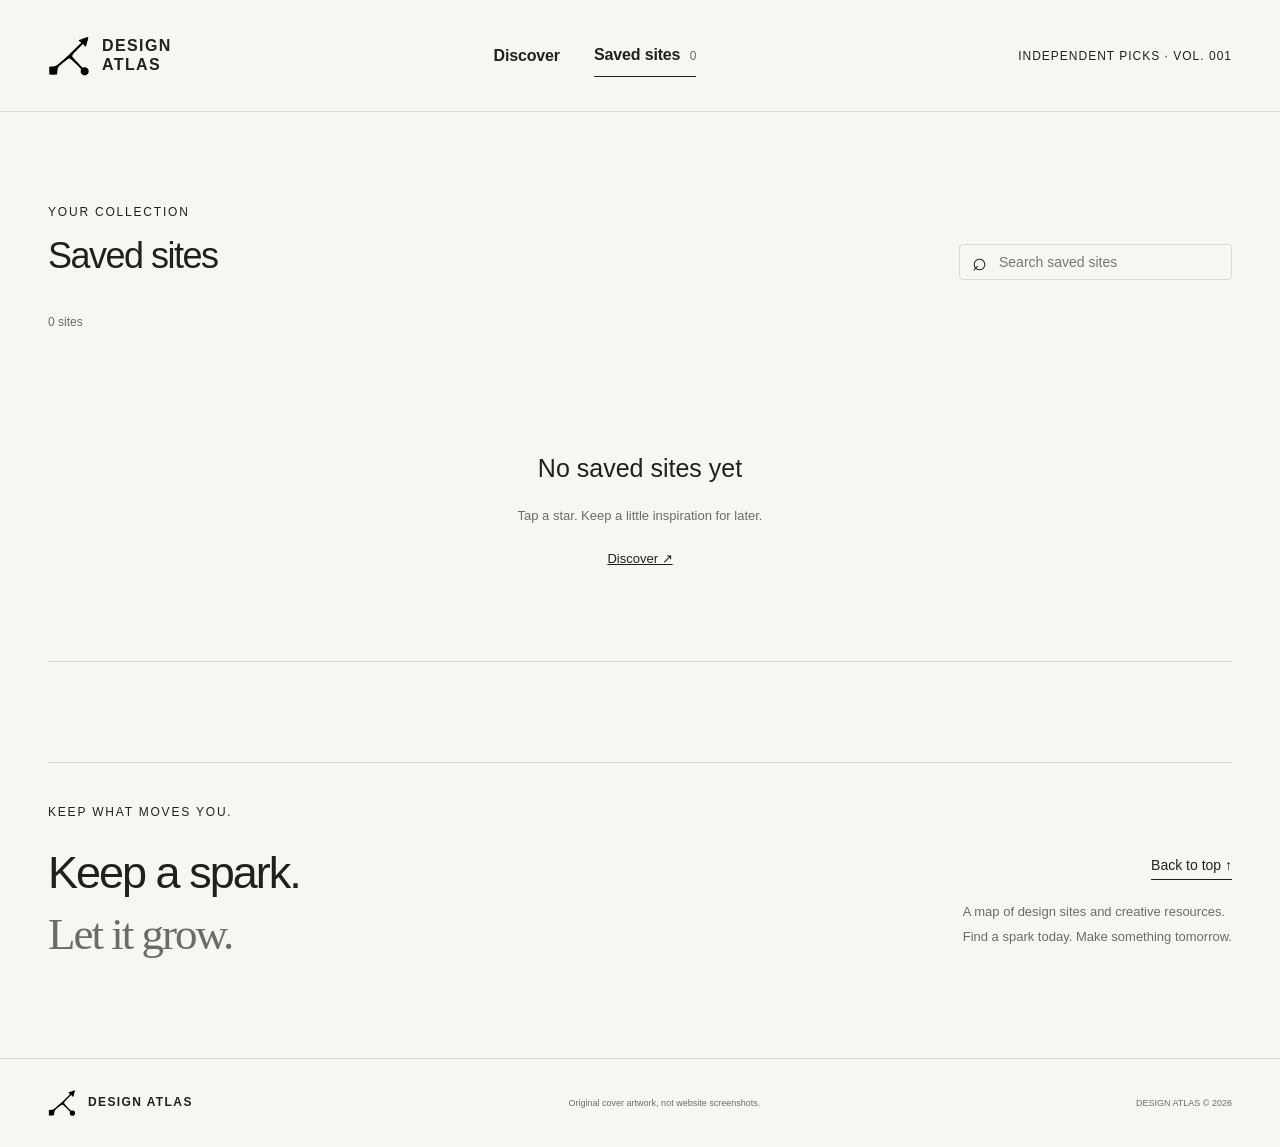
<file: prototype/favorites.html>
<!doctype html>
<html lang="en">
<head><meta charset="UTF-8"><meta name="viewport" content="width=device-width, initial-scale=1"><meta name="theme-color" content="#f7f7f2"><meta name="color-scheme" content="light"><meta name="description" content="The design sites you chose to keep."><meta name="robots" content="noindex,follow"><meta property="og:type" content="website"><meta property="og:site_name" content="DESIGN ATLAS"><meta property="og:title" content="Saved sites — DESIGN ATLAS"><meta property="og:description" content="Keep a spark. Let it grow."><meta property="og:image" content="social-card.png"><meta property="og:image:width" content="1200"><meta property="og:image:height" content="630"><meta property="og:image:alt" content="DESIGN ATLAS — Follow your gaze beyond the known."><meta name="twitter:card" content="summary_large_image"><meta name="twitter:title" content="Saved sites — DESIGN ATLAS"><meta name="twitter:description" content="Keep a spark. Let it grow."><meta name="twitter:image" content="social-card.png"><title>Saved sites — DESIGN ATLAS</title><link rel="icon" href="logo.svg" type="image/svg+xml"><link rel="apple-touch-icon" href="apple-touch-icon.png"><link rel="stylesheet" href="styles.css"></head>
<body data-page="favorites">
<a class="skip" href="#library">Skip to collection</a>
<noscript><p class="noscript">JavaScript is required to view and manage saved sites.</p></noscript>
<header><a class="brand" href="index.html"><svg class="logo-mark" aria-hidden="true" focusable="false" width="200" height="200" viewBox="0 0 200 200" fill="none" xmlns="http://www.w3.org/2000/svg"><path fill-rule="evenodd" clip-rule="evenodd" d="M180.343 11.7391C176.427 13.2527 167.527 16.5143 160.564 18.9876C153.602 21.4608 147.412 23.9453 146.809 24.5072C145.011 26.1826 146.364 27.8939 152.621 31.8593C155.883 33.9261 158.56 35.8525 158.569 36.1411C158.579 36.4296 144.791 50.2905 127.93 66.9427C91.0803 103.336 49.4976 140.283 40.2982 144.806C33.2364 148.278 26.5401 149.889 16.5756 150.514C12.2243 150.786 8.03438 151.335 7.26459 151.734C5.97897 152.399 5.88246 153.925 6.07787 170.555L6.29069 188.652L23.9918 188.867C35.109 189.002 42.0521 188.781 42.6589 188.274C43.2681 187.765 43.8085 183.854 44.121 177.697C44.7128 166.022 46.8884 156.787 50.3125 151.411C52.8734 147.39 64.2565 137.757 85.7852 121.391C98.4997 111.726 100.784 110.798 105.82 113.254C109.065 114.837 143.817 147.515 153.978 158.538L157.676 162.551L156.583 165.639C155.036 170.014 155.179 176.88 156.898 180.682C160.124 187.818 169.561 193.045 177.01 191.822C181.493 191.086 187.623 187.661 189.943 184.598C198.053 173.885 193.488 158.742 180.84 154.401C176.319 152.849 173.031 152.862 168.389 154.45L164.687 155.716L156.052 147.077C143.016 134.034 119.71 108.877 117.249 105.19C114.384 100.899 114.445 97.7052 117.472 93.4943C119.954 90.0431 165.55 43.1807 166.409 43.1991C166.676 43.2046 169.03 45.8788 171.641 49.1427C179.247 58.6509 180.477 58.2444 183.872 45.104C185.106 40.3249 187.577 30.9203 189.361 24.2059C193.831 7.38475 193.346 6.71522 180.343 11.7391Z" fill="black"/></svg><span class="brand-name">DESIGN<br>ATLAS</span></a><nav aria-label="Main navigation"><a href="index.html#library" id="explore">Discover</a><a id="saved-nav" class="current" href="favorites.html" aria-current="page">Saved sites <span id="saved-count">0</span></a></nav><span class="edition">INDEPENDENT PICKS · VOL. 001</span></header>
<main>
<section id="library" class="library" aria-labelledby="library-title"><div class="library-heading"><div><span class="eyebrow">YOUR COLLECTION</span><h1 id="library-title">Saved sites</h1></div><label class="search"><span aria-hidden="true">⌕</span><input type="search" id="search" placeholder="Search saved sites" aria-label="Search saved sites"></label></div>
<div class="results-bar"><span id="result-count" role="status" aria-live="polite">0 sites</span><button id="clear" hidden>Clear search</button></div><div id="collection" class="collection list"></div><div id="empty" hidden><h3>No saved sites yet</h3><p>Tap a star. Keep a little inspiration for later.</p><button id="reset" hidden>Clear search</button><a class="empty-discover" href="index.html#library">Discover ↗</a></div>
</section>
<section id="about" class="about"><span class="eyebrow">KEEP WHAT MOVES YOU.</span><h2>Keep a spark.<br><span>Let it grow.</span></h2><div class="about-aside"><a class="about-return" href="#">Back to top <span aria-hidden="true">↑</span></a><p>A map of design sites and creative resources.<br>Find a spark today. Make something tomorrow.</p></div></section>
</main><footer><a class="brand" href="#"><svg class="logo-mark" aria-hidden="true" focusable="false" width="200" height="200" viewBox="0 0 200 200" fill="none" xmlns="http://www.w3.org/2000/svg"><path fill-rule="evenodd" clip-rule="evenodd" d="M180.343 11.7391C176.427 13.2527 167.527 16.5143 160.564 18.9876C153.602 21.4608 147.412 23.9453 146.809 24.5072C145.011 26.1826 146.364 27.8939 152.621 31.8593C155.883 33.9261 158.56 35.8525 158.569 36.1411C158.579 36.4296 144.791 50.2905 127.93 66.9427C91.0803 103.336 49.4976 140.283 40.2982 144.806C33.2364 148.278 26.5401 149.889 16.5756 150.514C12.2243 150.786 8.03438 151.335 7.26459 151.734C5.97897 152.399 5.88246 153.925 6.07787 170.555L6.29069 188.652L23.9918 188.867C35.109 189.002 42.0521 188.781 42.6589 188.274C43.2681 187.765 43.8085 183.854 44.121 177.697C44.7128 166.022 46.8884 156.787 50.3125 151.411C52.8734 147.39 64.2565 137.757 85.7852 121.391C98.4997 111.726 100.784 110.798 105.82 113.254C109.065 114.837 143.817 147.515 153.978 158.538L157.676 162.551L156.583 165.639C155.036 170.014 155.179 176.88 156.898 180.682C160.124 187.818 169.561 193.045 177.01 191.822C181.493 191.086 187.623 187.661 189.943 184.598C198.053 173.885 193.488 158.742 180.84 154.401C176.319 152.849 173.031 152.862 168.389 154.45L164.687 155.716L156.052 147.077C143.016 134.034 119.71 108.877 117.249 105.19C114.384 100.899 114.445 97.7052 117.472 93.4943C119.954 90.0431 165.55 43.1807 166.409 43.1991C166.676 43.2046 169.03 45.8788 171.641 49.1427C179.247 58.6509 180.477 58.2444 183.872 45.104C185.106 40.3249 187.577 30.9203 189.361 24.2059C193.831 7.38475 193.346 6.71522 180.343 11.7391Z" fill="black"/></svg><span class="brand-name">DESIGN ATLAS</span></a><p>Original cover artwork, not website screenshots.</p><span>DESIGN ATLAS © 2026</span></footer><div id="toast" role="status" aria-live="polite"></div>
<script src="site-data.js"></script><script src="app.js"></script></body></html>
</file>
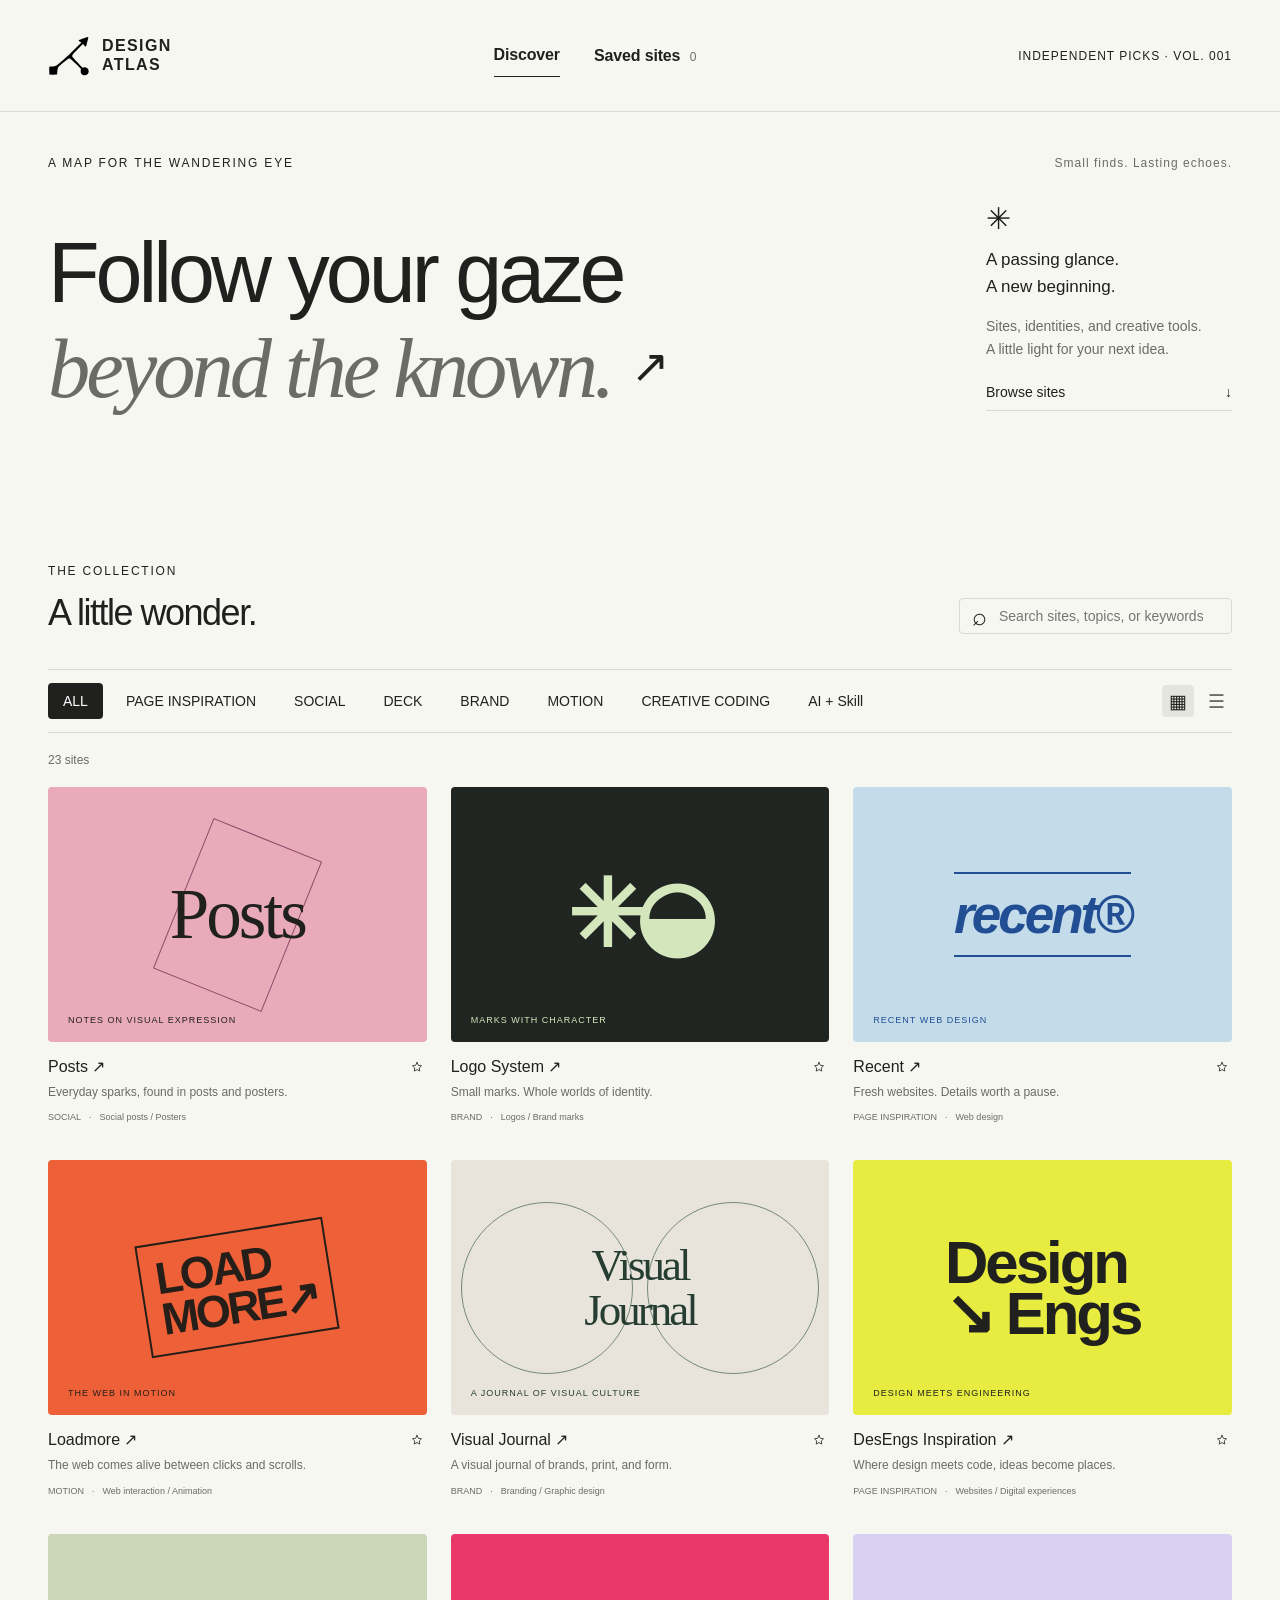
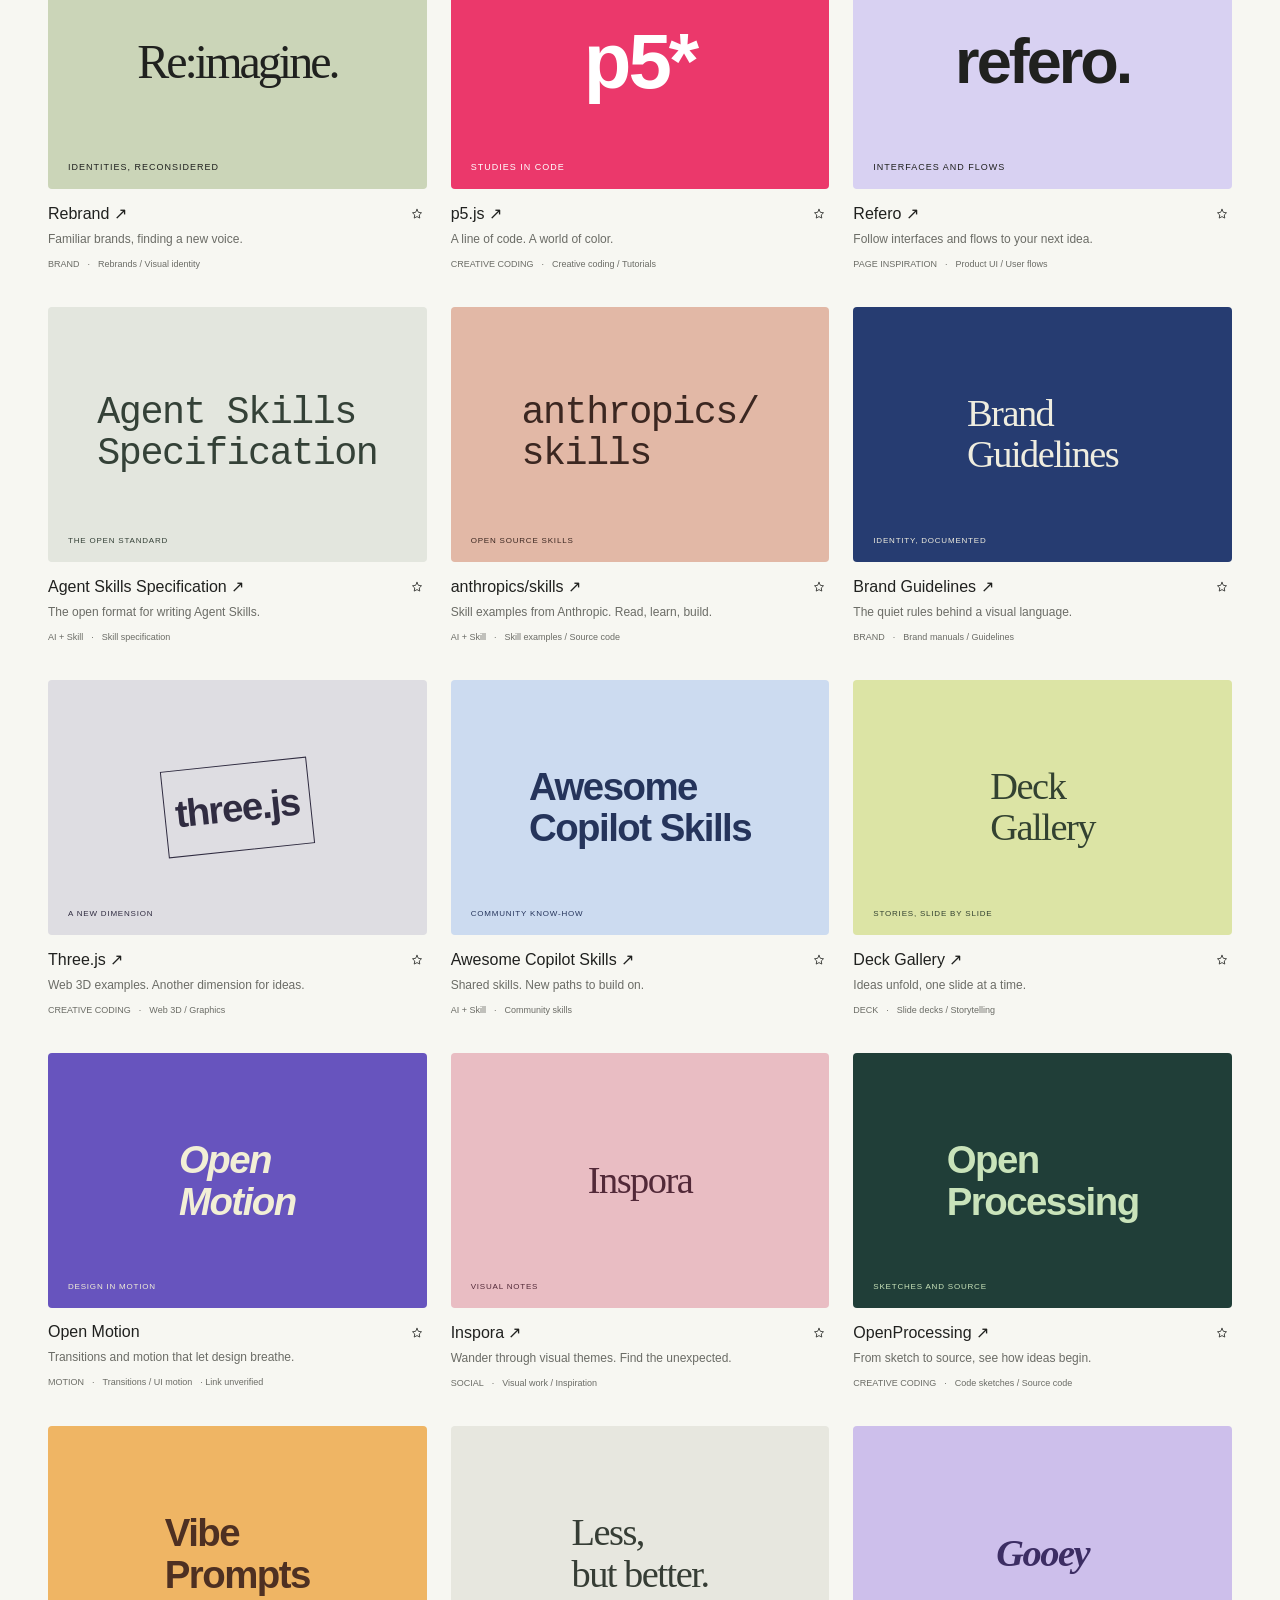
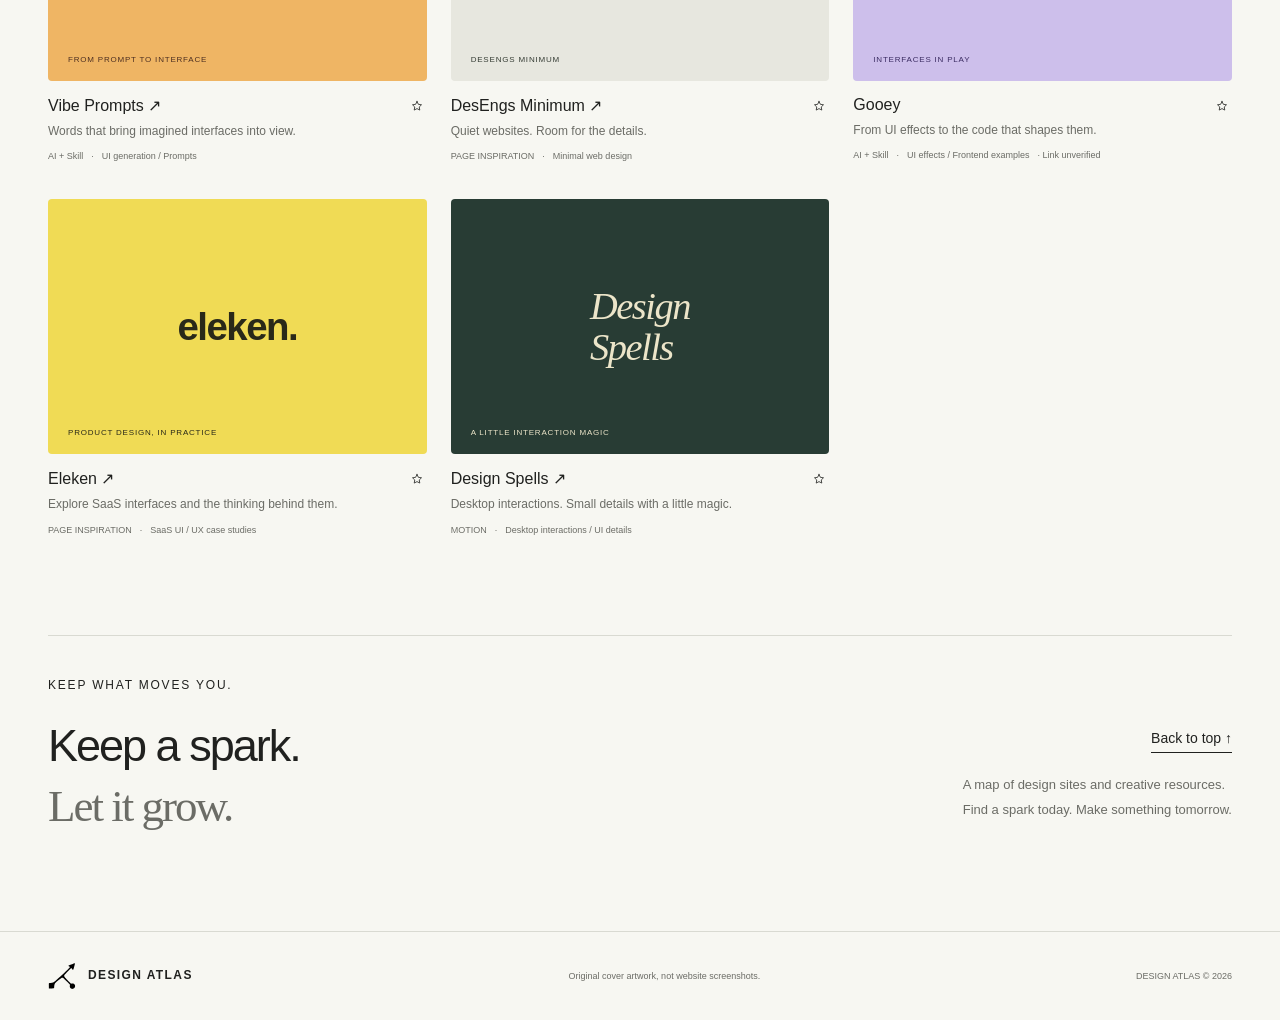
<file: prototype/preview.html>
<!doctype html>
<html lang="en">
<head><meta charset="UTF-8"><meta name="viewport" content="width=device-width, initial-scale=1"><meta name="theme-color" content="#f7f7f2"><meta name="color-scheme" content="light"><meta name="description" content="A curated map of design sites, visual references, and creative tools. Wander, save, return."><meta property="og:type" content="website"><meta property="og:site_name" content="DESIGN ATLAS"><meta property="og:title" content="DESIGN ATLAS — Follow your gaze beyond the known."><meta property="og:description" content="A curated map of design sites, visual references, and creative tools."><meta property="og:image" content="social-card.png"><meta property="og:image:width" content="1200"><meta property="og:image:height" content="630"><meta property="og:image:alt" content="DESIGN ATLAS — Follow your gaze beyond the known."><meta name="twitter:card" content="summary_large_image"><meta name="twitter:title" content="DESIGN ATLAS"><meta name="twitter:description" content="A curated map of design sites, visual references, and creative tools."><meta name="twitter:image" content="social-card.png"><title>DESIGN ATLAS — Design sites & creative resources</title><link rel="icon" href="logo.svg" type="image/svg+xml"><link rel="apple-touch-icon" href="apple-touch-icon.png"><style>:root{--bg:#f7f7f2;--ink:#20211f;--muted:#6b6c66;--line:#d9dad2;--space:48px;--radius:4px;--sans:Arial,"PingFang SC","Microsoft YaHei",sans-serif}*{box-sizing:border-box}html{scroll-behavior:smooth;scroll-padding-top:24px}body{margin:0;background:var(--bg);color:var(--ink);font-family:var(--sans);-webkit-font-smoothing:antialiased}a{color:inherit;text-decoration:none}button,input{font:inherit;color:inherit}button{cursor:pointer;background:none;border:0}a:focus-visible,button:focus-visible,input:focus-visible{outline:2px solid #3a5fc9;outline-offset:5px}header,main,footer{max-width:1700px;margin:auto;padding-left:var(--space);padding-right:var(--space)}header{height:112px;display:flex;align-items:center;justify-content:space-between;border-bottom:1px solid var(--line)}.brand{display:flex;align-items:center;gap:12px;font-size:25px;font-weight:650;letter-spacing:-1px}.mark{font-size:51px;line-height:.8;transform:rotate(-7deg)}.brand-en{display:block;font-size:9px;letter-spacing:1.4px;margin-top:5px}nav{display:flex;gap:34px;align-items:center;font-size:13px}nav a,nav button{padding:12px 0}nav .current{border-bottom:1px solid var(--ink)}#saved-count{font-size:10px;margin-left:5px;color:var(--muted)}.edition{font-size:11px;letter-spacing:1px}.intro{padding:44px 0 55px}.eyebrow{font-size:10px;letter-spacing:1.8px}.intro>.eyebrow{display:flex;justify-content:space-between}.intro>.eyebrow span{letter-spacing:1px;color:var(--muted)}.intro-main{display:flex;justify-content:space-between;align-items:end;margin-top:31px}h1{margin:0;font-weight:500;font-size:clamp(46px,6.1vw,92px);line-height:1.18;letter-spacing:-4px}.serif{font-family:"Songti SC","STSong",Georgia,serif}h1 sup{font-family:Arial;font-size:46px;vertical-align:top;margin-left:20px;position:relative;top:20px}.intro-note{width:246px;padding-bottom:5px}.small-star{font-size:30px}.intro-note p{font-size:17px;line-height:1.6;margin:10px 0}.intro-note .muted{font-size:12px;color:var(--muted);margin-top:15px}.intro-note a{font-size:12px;display:flex;justify-content:space-between;border-bottom:1px solid var(--line);padding:14px 0 10px}.section-line{display:flex;align-items:center;justify-content:space-between;margin-bottom:17px}.section-line h2{font-size:12px;font-weight:500;margin:0}.section-line h2 span{font-size:9px;margin-left:14px;letter-spacing:1px;color:var(--muted)}.section-line>span{font-size:10px;color:var(--muted)}.feature-grid{display:grid;grid-template-columns:1.35fr 1fr;gap:24px}.cover{height:420px;position:relative;overflow:hidden;padding:24px;display:flex;flex-direction:column;justify-content:space-between;transition:filter .25s}.feature:hover .cover{filter:brightness(.95)}.cover-top,.cover-bottom{display:flex;justify-content:space-between;position:relative;z-index:2;font-size:9px;letter-spacing:1px}.rebrand{background:#cadb3e;color:#24271e}.reb-type{font-size:clamp(46px,5.7vw,86px);letter-spacing:-5px;line-height:.94;position:relative;z-index:2;font-weight:600}.reb-type em{font-family:Georgia,serif;font-weight:400}.reb-emblem{position:absolute;right:17px;bottom:32px;font-size:270px;line-height:1;color:#52602f;transform:rotate(12deg)}.creative{background:#6042d7;color:#f0f7ac}.creative-type{font-size:clamp(40px,4.7vw,68px);line-height:.97;letter-spacing:-3px;z-index:2}.creative-type em{font-family:Georgia,serif;font-weight:400}.orbit{position:absolute;right:-55px;top:10px;width:310px;height:390px;transform:rotate(28deg)}.orbit i{position:absolute;border:1px solid #c4eda9;border-radius:50%;height:100%;width:100%}.orbit i:nth-child(2){width:75%;left:12.5%}.orbit i:nth-child(3){width:50%;left:25%}.orbit i:nth-child(4){width:25%;left:37.5%}.orbit i:nth-child(5){height:50%;top:25%}.feature-info{display:flex;justify-content:space-between;align-items:start;padding:19px 0}.feature-info h3{font-size:19px;font-weight:500;margin:0}.feature-info h3 span{font-size:15px;margin-left:8px}.feature-info p{font-size:12px;color:var(--muted);margin:9px 0 0}.tag{font-size:10px;border:1px solid var(--line);border-radius:var(--radius);padding:6px 10px;white-space:nowrap}.library{padding-top:90px}.library-heading{display:flex;justify-content:space-between;align-items:end;margin-bottom:35px}.library-heading h2{font-size:36px;font-weight:500;letter-spacing:-1.5px;margin:13px 0 0}.library-heading sup{font:12px Arial;vertical-align:top;margin:5px 0 0 12px;color:var(--muted)}.search{display:flex;align-items:center;gap:10px;width:300px;height:36px;border:1px solid var(--line);padding:0 12px;transition:border-color .2s}.search:hover,.search:focus-within{border-color:var(--ink)}.search>span{font-size:25px}.search input{width:100%;background:transparent;border:0;font-size:12px;min-width:0}.search input:focus{outline:none}.search kbd{font-size:11px;border:1px solid var(--line);padding:2px 5px;color:var(--muted)}.toolbar{border-top:1px solid var(--line);border-bottom:1px solid var(--line);display:flex;justify-content:space-between;align-items:center;gap:20px;padding:13px 0}.filters{display:flex;gap:8px;flex-wrap:wrap}.filters button{font-size:12px;padding:10px 15px;border-radius:var(--radius)}.filters button.active{background:var(--ink);color:white}.filters button span{margin-left:8px;font-size:9px}.filters button:hover:not(.active){background:#e7e8e0}.views{display:flex;gap:6px}.views button{height:32px;width:32px;font-size:19px;color:var(--muted)}.views button.active{color:var(--ink);background:#e4e5dc}.results-bar{display:flex;align-items:center;gap:18px;margin:20px 0;font-size:10px;color:var(--muted)}.results-bar button{font-size:10px;text-decoration:underline}.collection{display:grid;grid-template-columns:repeat(3,minmax(0,1fr));gap:38px 24px}.site{min-width:0}.site-art{display:flex;height:255px;position:relative;overflow:hidden;align-items:center;justify-content:center;padding:24px;transition:transform .25s}.site-art:hover{transform:translateY(-3px)}.art-title{font-size:48px;letter-spacing:-3px;font-weight:600;position:relative;z-index:1}.art-label{position:absolute;left:20px;bottom:17px;font:9px Arial;letter-spacing:1px}.art-number{position:absolute;top:18px;right:18px;font-size:10px}.site-info{padding-top:15px;display:flex;justify-content:space-between;align-items:start;gap:12px}.site h3{font-size:16px;font-weight:500;margin:0 0 7px}.site p{font-size:11px;color:var(--muted);margin:0;line-height:1.6}.site-meta{display:flex;gap:8px;margin-top:10px;font-size:9px;color:var(--muted)}.save{display:flex;align-items:center;justify-content:center;flex-shrink:0;width:20px;height:20px;padding:0;border:0;border-radius:var(--radius);font-size:17px;transition:background .2s}.save[aria-pressed=true]{background:transparent;color:var(--ink)}.posts{background:#e9aaba}.posts .art-title{font-family:Georgia;font-size:71px;font-weight:400}.posts:before{content:"";width:115px;height:160px;position:absolute;border:1px solid #8c4c67;transform:rotate(22deg)}.logo{background:#202521;color:#d4e7bc}.logo .art-title{font-size:93px;letter-spacing:-18px;margin-left:-15px}.recent{background:#c4dbea;color:#224f94}.recent .art-title{font-size:53px;font-style:italic;border-top:2px solid;border-bottom:2px solid;padding:10px 0}.loadmore{background:#ee6037;color:#251e19}.loadmore .art-title{font-size:45px;line-height:.9;transform:rotate(-9deg);border:2px solid;padding:14px}.visual{background:#e8e4db;color:#263d32}.visual .art-title{font-family:Georgia;font-size:45px;font-weight:400;text-align:center;line-height:1}.visual:before,.visual:after{content:"";position:absolute;width:170px;height:170px;border:1px solid #738977;border-radius:50%}.visual:before{left:10px}.visual:after{right:10px}.desengs{background:#e8eb40}.desengs .art-title{font-size:60px;line-height:.85}.mini-rebrand{background:#cbd5b8}.mini-rebrand .art-title{font-family:Georgia;font-weight:400;font-size:48px}.p5{background:#eb386b;color:white}.p5 .art-title{font-size:78px}.refero{background:#d8d1f2}.refero .art-title{font-size:63px}.collection.list{display:block}.list .site{display:grid;grid-template-columns:145px 1fr;gap:24px;border-bottom:1px solid var(--line);padding:18px 0}.list .site-art{height:96px;padding:10px}.list .art-title{font-size:25px;letter-spacing:-1px}.list .art-label,.list .art-number{display:none}.list .site-info{align-items:center;padding:0}.list .site-meta{margin-top:7px}#empty{text-align:center;padding:80px 20px;border-bottom:1px solid var(--line)}#empty h3{font-size:25px;font-weight:400}#empty p{font-size:13px;color:var(--muted)}#empty button{margin:15px 0;text-decoration:underline}.about{position:relative;margin-top:100px;border-top:1px solid var(--line);padding:42px 0 70px}.about h2{font-size:45px;line-height:1.35;font-weight:400;letter-spacing:-2px;margin:24px 0}.about h2 span{font-family:"Songti SC",Georgia,serif;color:var(--muted)}.about p{font-size:13px;line-height:1.9;color:var(--muted)}.about-return{font-size:12px;border-bottom:1px solid;padding-bottom:6px}footer{border-top:1px solid var(--line);display:flex;justify-content:space-between;align-items:center;gap:20px;padding-top:30px;padding-bottom:30px}footer .brand{font-size:18px}footer .mark{font-size:30px}footer p,footer>span{font-size:9px;color:var(--muted)}#toast{position:fixed;bottom:25px;left:50%;transform:translate(-50%,20px);background:var(--ink);color:white;padding:12px 22px;font-size:12px;opacity:0;pointer-events:none;transition:.2s;z-index:10}#toast.show{opacity:1;transform:translate(-50%,0)}.skip{position:fixed;top:-100px;left:20px;z-index:20;background:white;padding:12px}.skip:focus{top:10px}[hidden]{display:none!important}@media(min-width:1500px){.cover{height:490px}.site-art{height:300px}}@media(max-width:1000px){:root{--space:28px}.edition{display:none}.cover{height:340px}.reb-emblem{font-size:210px;right:0}.site-art{height:210px}.art-title{font-size:37px}.intro-note{width:220px}.intro-main{gap:20px}.creative-type{font-size:46px}.collection{gap:30px 18px}.desengs .art-title{font-size:45px}}@media(max-width:700px){:root{--space:20px}header{height:85px}nav{gap:18px;font-size:11px}.brand{font-size:21px}.mark{font-size:42px}.brand-en{font-size:7px}.intro{padding:27px 0 38px}.intro>.eyebrow span{display:none}.intro-main{display:block;margin-top:24px}h1{font-size:53px;letter-spacing:-3px}h1 sup{font-size:27px;top:14px;margin-left:8px}.intro-note{width:100%;display:flex;align-items:center;justify-content:space-between;margin-top:23px;gap:15px}.small-star,.intro-note>p:not(.muted){display:none}.intro-note .muted{font-size:11px;margin:0}.intro-note a{width:125px;padding-top:5px}.feature-grid{grid-template-columns:1fr;gap:20px}.cover{height:340px}.reb-type{font-size:69px}.reb-emblem{font-size:240px}.creative-type{font-size:61px}.library{padding-top:50px}.library-heading{display:block;margin-bottom:24px}.library-heading h2{font-size:29px}.search{width:100%;margin-top:25px}.toolbar{align-items:start;gap:6px}.filters{gap:0}.filters button{padding:9px;font-size:11px}.views{gap:0}.views button{width:28px}.collection{grid-template-columns:repeat(2,minmax(0,1fr));gap:28px 14px}.site-art{height:180px;padding:12px}.art-title,.mini-rebrand .art-title{font-size:29px;letter-spacing:-1px}.posts .art-title{font-size:44px}.logo .art-title{font-size:68px}.recent .art-title{font-size:29px}.loadmore .art-title{font-size:25px}.visual .art-title{font-size:28px}.desengs .art-title{font-size:36px}.p5 .art-title{font-size:55px}.refero .art-title{font-size:40px}.art-label{font-size:7px;left:12px;bottom:12px}.site h3{font-size:14px}.site p{font-size:10px}.site-meta{font-size:8px;gap:5px}.save{width:20px;height:20px;font-size:14px}.site-info{gap:6px}.about{margin-top:65px;padding-bottom:40px}.about h2{font-size:35px}.about p{position:static;font-size:12px;margin-bottom:25px}footer{flex-wrap:wrap;gap:15px}footer p{order:3;width:100%;margin:0}.list .site{grid-template-columns:95px 1fr;gap:14px}}@media(prefers-reduced-motion:reduce){html{scroll-behavior:auto}*{transition:none!important}}
.brand-name{font-size:16px;font-weight:650;line-height:1.15;letter-spacing:1.4px}footer .brand-name{font-size:12px}
.logo-mark{display:block;width:42px;height:auto;flex-shrink:0}footer .logo-mark{width:28px}@media(max-width:700px){header .logo-mark{width:34px}}
button,input,select,textarea,.search,.site,.site-art,.cover,.tag,.search kbd,#toast{border-radius:var(--radius)}
.save-icon{width:12px;height:12px;display:block;fill:none;stroke:currentColor;stroke-width:1.6;stroke-linecap:round;stroke-linejoin:round}.save[aria-pressed=true] .save-icon{fill:currentColor}
.about{display:grid;grid-template-columns:minmax(0,1fr) minmax(0,1fr);column-gap:32px}.about>.eyebrow{grid-column:1/-1}.about-aside{align-self:center;justify-self:end;display:flex;flex-direction:column;align-items:flex-end;gap:20px;max-width:100%;min-width:0}.about-aside p{position:static;margin:0}.about-return{align-self:flex-end}
@media(max-width:700px){.about{grid-template-columns:minmax(0,1fr)}.save-icon{width:12px;height:12px}.about-aside{width:100%}}

.resource-art .art-title{font-size:clamp(24px,3vw,46px);line-height:1.08;letter-spacing:-1.5px;max-width:100%;overflow-wrap:anywhere}.resource-art .art-label{font-size:8px;letter-spacing:.8px}.skill-spec{background:#e3e6de;color:#344137}.skill-spec .art-title,.anthropic-art .art-title{font-family:monospace;font-weight:500}.anthropic-art{background:#e2b8a6;color:#3b2721}.guidelines-art{background:#263c71;color:#efeddf}.guidelines-art .art-title{font-family:Georgia,serif;font-weight:400}.three-art{background:#dedde2;color:#302c41}.three-art .art-title{border:1px solid;padding:22px 10px;transform:rotate(-6deg)}.copilot-art{background:#ccdbf0;color:#25345b}.deck-art{background:#dce4a5;color:#334231}.deck-art .art-title{font-family:Georgia,serif;font-weight:400}.motion-art{background:#6754be;color:#f2efd6}.motion-art .art-title{font-style:italic}.inspora-art{background:#e9bdc3;color:#522938}.inspora-art .art-title{font-family:Georgia,serif;font-weight:400}.processing-art{background:#203e38;color:#c9e3ba}.vibe-art{background:#efb564;color:#4e3022}.site-meta{flex-wrap:wrap}.link-pending{white-space:nowrap}.collection.list .resource-art .art-title{font-size:20px;letter-spacing:-.5px}.collection.list .three-art .art-title{padding:7px 3px}@media(max-width:700px){.resource-art .art-title{font-size:23px;letter-spacing:-.8px}.resource-art .art-label{font-size:6px;letter-spacing:.3px}.three-art .art-title{padding:18px 5px}.collection.list .resource-art .art-title{font-size:15px}}

.minimum-art{background:#e7e7df;color:#363d35}.minimum-art .art-title{font-family:Georgia,serif;font-weight:400}.gooey-art{background:#cdbfeb;color:#3c2d63}.gooey-art .art-title{font-family:Georgia,serif;font-weight:700;font-style:italic}

.library-heading h1{font-size:36px;font-weight:500;line-height:1.3;letter-spacing:-1.5px;margin:13px 0 0}.favorites-toolbar{justify-content:flex-end}.empty-discover{display:inline-block;font-size:13px;text-decoration:underline;margin:15px}.favorites-toolbar+.results-bar{margin-top:20px}[data-page="favorites"] #library{min-height:50vh}@media(max-width:700px){.library-heading h1{font-size:29px}}
.intro h1 .serif{color:var(--muted);font-style:italic}
.intro h1{font-size:clamp(52px,6.6vw,100px);line-height:1.12}
@media(max-width:700px){.intro h1{font-size:58px;line-height:1.08}}
header nav{font-size:16px;font-weight:600;letter-spacing:-.15px}
header #saved-count{font-size:11px;font-weight:400;letter-spacing:0}
@media(max-width:700px){header nav{font-size:14px;font-weight:600}}
@media(max-width:700px){
  .site h3{font-size:16px}
  .site p{font-size:14px;line-height:1.5}
  .site-meta{font-size:11px;line-height:1.4}
  .art-label,.resource-art .art-label{font-size:10px}
  .search input{font-size:14px}
  #empty p,.empty-discover{font-size:14px}
  .about p{font-size:14px}
  footer p,footer>span{font-size:11px}
}
@media(min-width:701px){
  .search{width:273px}
  .eyebrow{font-size:12px}
  .edition,header #saved-count{font-size:12px}
  .intro-note .muted,.intro-note a{font-size:14px}
  .search input{font-size:14px}
  .filters button{font-size:14px}
  .results-bar,.results-bar button{font-size:12px}
  .site p{font-size:12px}
  .about-return{font-size:14px}
  #toast{font-size:14px}
}
.noscript{margin:0;padding:12px var(--space);background:var(--ink);color:#fff;text-align:center;font-size:14px}
.save{position:relative}
.save::before{content:"";position:absolute;inset:-12px}

.eleken-art{background:#f0db55;color:#292919}.eleken-art .art-title{letter-spacing:-1.5px}.spells-art{background:#283c34;color:#ece5c9}.spells-art .art-title{font-family:Georgia,serif;font-weight:400;font-style:italic}
</style></head>
<body data-page="discover">
<a class="skip" href="#library">Skip to collection</a>
<noscript><p class="noscript">JavaScript is required for search, filters, and saved sites.</p></noscript>
<header><a class="brand" href="preview.html"><svg class="logo-mark" aria-hidden="true" focusable="false" width="200" height="200" viewBox="0 0 200 200" fill="none" xmlns="http://www.w3.org/2000/svg"><path fill-rule="evenodd" clip-rule="evenodd" d="M180.343 11.7391C176.427 13.2527 167.527 16.5143 160.564 18.9876C153.602 21.4608 147.412 23.9453 146.809 24.5072C145.011 26.1826 146.364 27.8939 152.621 31.8593C155.883 33.9261 158.56 35.8525 158.569 36.1411C158.579 36.4296 144.791 50.2905 127.93 66.9427C91.0803 103.336 49.4976 140.283 40.2982 144.806C33.2364 148.278 26.5401 149.889 16.5756 150.514C12.2243 150.786 8.03438 151.335 7.26459 151.734C5.97897 152.399 5.88246 153.925 6.07787 170.555L6.29069 188.652L23.9918 188.867C35.109 189.002 42.0521 188.781 42.6589 188.274C43.2681 187.765 43.8085 183.854 44.121 177.697C44.7128 166.022 46.8884 156.787 50.3125 151.411C52.8734 147.39 64.2565 137.757 85.7852 121.391C98.4997 111.726 100.784 110.798 105.82 113.254C109.065 114.837 143.817 147.515 153.978 158.538L157.676 162.551L156.583 165.639C155.036 170.014 155.179 176.88 156.898 180.682C160.124 187.818 169.561 193.045 177.01 191.822C181.493 191.086 187.623 187.661 189.943 184.598C198.053 173.885 193.488 158.742 180.84 154.401C176.319 152.849 173.031 152.862 168.389 154.45L164.687 155.716L156.052 147.077C143.016 134.034 119.71 108.877 117.249 105.19C114.384 100.899 114.445 97.7052 117.472 93.4943C119.954 90.0431 165.55 43.1807 166.409 43.1991C166.676 43.2046 169.03 45.8788 171.641 49.1427C179.247 58.6509 180.477 58.2444 183.872 45.104C185.106 40.3249 187.577 30.9203 189.361 24.2059C193.831 7.38475 193.346 6.71522 180.343 11.7391Z" fill="black"/></svg><span class="brand-name">DESIGN<br>ATLAS</span></a><nav aria-label="Main navigation"><a class="current" href="preview.html#library" id="explore" aria-current="page">Discover</a><a id="saved-nav" href="favorites-preview.html">Saved sites <span id="saved-count">0</span></a></nav><span class="edition">INDEPENDENT PICKS · VOL. 001</span></header>
<main>
<section class="intro"><div class="eyebrow">A MAP FOR THE WANDERING EYE <span>Small finds. Lasting echoes.</span></div><div class="intro-main"><h1>Follow your gaze<br><span class="serif">beyond the known.</span><sup>↗</sup></h1><div class="intro-note"><span class="small-star">✳</span><p>A passing glance.<br>A new beginning.</p><p class="muted">Sites, identities, and creative tools.<br>A little light for your next idea.</p><a href="#library">Browse sites <span>↓</span></a></div></div></section>
<section id="library" class="library" aria-labelledby="library-title"><div class="library-heading"><div><span class="eyebrow">THE COLLECTION</span><h2 id="library-title">A little wonder.</h2></div><label class="search"><span aria-hidden="true">⌕</span><input type="search" id="search" placeholder="Search sites, topics, or keywords" aria-label="Search sites, topics, or keywords"></label></div>
<div class="toolbar"><div class="filters" aria-label="Site categories"><button class="active" data-filter="ALL" aria-pressed="true">ALL</button><button data-filter="PAGE INSPIRATION" aria-pressed="false">PAGE INSPIRATION</button><button data-filter="SOCIAL" aria-pressed="false">SOCIAL</button><button data-filter="DECK" aria-pressed="false">DECK</button><button data-filter="BRAND" aria-pressed="false">BRAND</button><button data-filter="MOTION" aria-pressed="false">MOTION</button><button data-filter="CREATIVE CODING" aria-pressed="false">CREATIVE CODING</button><button data-filter="AI + Skill" aria-pressed="false">AI + Skill</button></div><div class="views" aria-label="View options"><button id="grid-view" class="active" aria-label="Grid view" aria-pressed="true">▦</button><button id="list-view" aria-label="List view" aria-pressed="false">☰</button></div></div>
<div class="results-bar"><span id="result-count" role="status" aria-live="polite">21 sites</span></div><div id="collection" class="collection"></div><div id="empty" hidden><h3>No sites found</h3><p>Try another word, or clear filters to see all sites.</p><button id="reset">View all sites ↗</button></div>
</section>
<section id="about" class="about"><span class="eyebrow">KEEP WHAT MOVES YOU.</span><h2>Keep a spark.<br><span>Let it grow.</span></h2><div class="about-aside"><a class="about-return" href="#">Back to top <span aria-hidden="true">↑</span></a><p>A map of design sites and creative resources.<br>Find a spark today. Make something tomorrow.</p></div></section>
</main><footer><a class="brand" href="#"><svg class="logo-mark" aria-hidden="true" focusable="false" width="200" height="200" viewBox="0 0 200 200" fill="none" xmlns="http://www.w3.org/2000/svg"><path fill-rule="evenodd" clip-rule="evenodd" d="M180.343 11.7391C176.427 13.2527 167.527 16.5143 160.564 18.9876C153.602 21.4608 147.412 23.9453 146.809 24.5072C145.011 26.1826 146.364 27.8939 152.621 31.8593C155.883 33.9261 158.56 35.8525 158.569 36.1411C158.579 36.4296 144.791 50.2905 127.93 66.9427C91.0803 103.336 49.4976 140.283 40.2982 144.806C33.2364 148.278 26.5401 149.889 16.5756 150.514C12.2243 150.786 8.03438 151.335 7.26459 151.734C5.97897 152.399 5.88246 153.925 6.07787 170.555L6.29069 188.652L23.9918 188.867C35.109 189.002 42.0521 188.781 42.6589 188.274C43.2681 187.765 43.8085 183.854 44.121 177.697C44.7128 166.022 46.8884 156.787 50.3125 151.411C52.8734 147.39 64.2565 137.757 85.7852 121.391C98.4997 111.726 100.784 110.798 105.82 113.254C109.065 114.837 143.817 147.515 153.978 158.538L157.676 162.551L156.583 165.639C155.036 170.014 155.179 176.88 156.898 180.682C160.124 187.818 169.561 193.045 177.01 191.822C181.493 191.086 187.623 187.661 189.943 184.598C198.053 173.885 193.488 158.742 180.84 154.401C176.319 152.849 173.031 152.862 168.389 154.45L164.687 155.716L156.052 147.077C143.016 134.034 119.71 108.877 117.249 105.19C114.384 100.899 114.445 97.7052 117.472 93.4943C119.954 90.0431 165.55 43.1807 166.409 43.1991C166.676 43.2046 169.03 45.8788 171.641 49.1427C179.247 58.6509 180.477 58.2444 183.872 45.104C185.106 40.3249 187.577 30.9203 189.361 24.2059C193.831 7.38475 193.346 6.71522 180.343 11.7391Z" fill="black"/></svg><span class="brand-name">DESIGN ATLAS</span></a><p>Original cover artwork, not website screenshots.</p><span>DESIGN ATLAS © 2026</span></footer><div id="toast" role="status" aria-live="polite"></div>
<script>const sites=[
 {id:'posts',name:'Posts',url:'https://posts.design/',category:'SOCIAL',"contentType":"Social posts / Posters",description:'Everyday sparks, found in posts and posters.',art:'posts',title:'Posts',label:'NOTES ON VISUAL EXPRESSION'},
 {id:'logo',name:'Logo System',url:'https://logosystem.co/',category:'BRAND',"contentType":"Logos / Brand marks",description:'Small marks. Whole worlds of identity.',art:'logo',title:'✳ ◒',label:'MARKS WITH CHARACTER'},
 {id:'recent',name:'Recent',url:'https://recent.design/',category:'PAGE INSPIRATION',"contentType":"Web design",description:'Fresh websites. Details worth a pause.',art:'recent',title:'recent®',label:'RECENT WEB DESIGN'},
 {id:'loadmore',name:'Loadmore',url:'https://loadmo.re/',category:'MOTION',"contentType":"Web interaction / Animation",description:'The web comes alive between clicks and scrolls.',art:'loadmore',title:'LOAD<br>MORE↗',label:'THE WEB IN MOTION'},
 {id:'visual',name:'Visual Journal',url:'https://visualjournal.it/',category:'BRAND',"contentType":"Branding / Graphic design",description:'A visual journal of brands, print, and form.',art:'visual',title:'Visual<br>Journal',label:'A JOURNAL OF VISUAL CULTURE'},
 {id:'desengs',name:'DesEngs Inspiration',url:'https://desengs.com/inspiration/',category:'PAGE INSPIRATION',"contentType":"Websites / Digital experiences",description:'Where design meets code, ideas become places.',art:'desengs',title:'Design<br>↘ Engs',label:'DESIGN MEETS ENGINEERING'},
 {id:'rebrand',name:'Rebrand',url:'https://www.rebrand.gallery/',category:'BRAND',"contentType":"Rebrands / Visual identity",description:'Familiar brands, finding a new voice.',art:'mini-rebrand',title:'Re:imagine.',label:'IDENTITIES, RECONSIDERED'},
 {id:'p5',name:'p5.js',url:'https://p5js.org/',category:'CREATIVE CODING',"contentType":"Creative coding / Tutorials",description:'A line of code. A world of color.',art:'p5',title:'p5*',label:'STUDIES IN CODE'},
 {id:'refero',name:'Refero',url:'https://refero.design/',category:'PAGE INSPIRATION',"contentType":"Product UI / User flows",description:'Follow interfaces and flows to your next idea.',art:'refero',title:'refero.',label:'INTERFACES AND FLOWS'},
 {"id":"agent-spec","name":"Agent Skills Specification","url":"https://agentskills.io/specification","category":"AI + Skill","contentType":"Skill specification","description":"The open format for writing Agent Skills.","art":"resource-art skill-spec","title":"Agent Skills<br>Specification","label":"THE OPEN STANDARD"},
 {"id":"anthropic-skills","name":"anthropics/skills","url":"https://github.com/anthropics/skills","category":"AI + Skill","contentType":"Skill examples / Source code","description":"Skill examples from Anthropic. Read, learn, build.","art":"resource-art anthropic-art","title":"anthropics/<br>skills","label":"OPEN SOURCE SKILLS"},
 {"id":"brand-guidelines","name":"Brand Guidelines","url":"https://www.brandguidelines.net/","category":"BRAND","contentType":"Brand manuals / Guidelines","description":"The quiet rules behind a visual language.","art":"resource-art guidelines-art","title":"Brand<br>Guidelines","label":"IDENTITY, DOCUMENTED"},
 {"id":"threejs","name":"Three.js","url":"https://threejs.org/","category":"CREATIVE CODING","contentType":"Web 3D / Graphics","description":"Web 3D examples. Another dimension for ideas.","art":"resource-art three-art","title":"three.js","label":"A NEW DIMENSION"},
 {"id":"copilot-skills","name":"Awesome Copilot Skills","url":"https://awesome-copilot.github.com/skills/","category":"AI + Skill","contentType":"Community skills","description":"Shared skills. New paths to build on.","art":"resource-art copilot-art","title":"Awesome<br>Copilot Skills","label":"COMMUNITY KNOW-HOW"},
 {"id":"deck-gallery","name":"Deck Gallery","url":"https://deck.gallery/","category":"DECK","contentType":"Slide decks / Storytelling","description":"Ideas unfold, one slide at a time.","art":"resource-art deck-art","title":"Deck<br>Gallery","label":"STORIES, SLIDE BY SLIDE"},
 {"id":"open-motion","name":"Open Motion","url":null,"category":"MOTION","contentType":"Transitions / UI motion","description":"Transitions and motion that let design breathe.","art":"resource-art motion-art","title":"Open<br>Motion","label":"DESIGN IN MOTION"},
 {"id":"inspora","name":"Inspora","url":"https://www.inspora.design/","category":"SOCIAL","contentType":"Visual work / Inspiration","description":"Wander through visual themes. Find the unexpected.","art":"resource-art inspora-art","title":"Inspora","label":"VISUAL NOTES"},
 {"id":"openprocessing","name":"OpenProcessing","url":"https://openprocessing.org/","category":"CREATIVE CODING","contentType":"Code sketches / Source code","description":"From sketch to source, see how ideas begin.","art":"resource-art processing-art","title":"Open<br>Processing","label":"SKETCHES AND SOURCE"},
 {"id":"vibe-prompts","name":"Vibe Prompts","url":"https://vibeprompts.dev/","category":"AI + Skill","contentType":"UI generation / Prompts","description":"Words that bring imagined interfaces into view.","art":"resource-art vibe-art","title":"Vibe<br>Prompts","label":"FROM PROMPT TO INTERFACE"},
 {"id":"desengs-minimum","name":"DesEngs Minimum","url":"https://desengs.com/minimum/","category":"PAGE INSPIRATION","contentType":"Minimal web design","description":"Quiet websites. Room for the details.","art":"resource-art minimum-art","title":"Less,<br>but better.","label":"DESENGS MINIMUM"},
 {"id":"gooey","name":"Gooey","url":null,"category":"AI + Skill","contentType":"UI effects / Frontend examples","description":"From UI effects to the code that shapes them.","art":"resource-art gooey-art","title":"Gooey","label":"INTERFACES IN PLAY"},
 {id:'eleken',name:'Eleken',url:'https://www.eleken.co/cases',category:'PAGE INSPIRATION',contentType:'SaaS UI / UX case studies',description:'Explore SaaS interfaces and the thinking behind them.',art:'resource-art eleken-art',title:'eleken.',label:'PRODUCT DESIGN, IN PRACTICE'},
 {id:'design-spells',name:'Design Spells',url:'https://designspells.com/?tag=desktop',category:'MOTION',contentType:'Desktop interactions / UI details',description:'Desktop interactions. Small details with a little magic.',art:'resource-art spells-art',title:'Design<br>Spells',label:'A LITTLE INTERACTION MAGIC'}
];
</script><script>const STORAGE_KEY='design-atlas-saved';
const onlySaved=document.body.dataset.page==='favorites';
const validSaved=value=>new Set(Array.isArray(value)?value.filter(id=>sites.some(s=>s.id===id)):[]);
let saved=new Set();
function readSaved(){try{saved=validSaved(JSON.parse(localStorage.getItem(STORAGE_KEY)||'[]'))}catch{}}
readSaved();
// Local-file origins can isolate storage by filename. Carry bookmarks between our pages.
if(location.protocol==='file:'){
  const url=new URL(location.href);
  if(url.searchParams.has('saved')){
    try{saved=validSaved(JSON.parse(url.searchParams.get('saved')));localStorage.setItem(STORAGE_KEY,JSON.stringify([...saved]))}catch{}
    url.searchParams.delete('saved');
    try{history.replaceState(null,'',url.href)}catch{}
  }
}
let category='ALL';const $=s=>document.querySelector(s);let toastTimer;
function notify(message){$('#toast').textContent=message;$('#toast').classList.add('show');clearTimeout(toastTimer);toastTimer=setTimeout(()=>$('#toast').classList.remove('show'),2200)}
function render(){const term=$('#search').value.trim().toLowerCase();const filtered=sites.filter(s=>(category==='ALL'||s.category===category)&&(!onlySaved||saved.has(s.id))&&[s.name,s.category,s.contentType,s.description].join(' ').toLowerCase().includes(term));$('#collection').innerHTML=filtered.map(s=>`<article class="site"><${s.url?'a':'div'} class="site-art ${s.art}" ${s.url?`href="${s.url}" target="_blank" rel="noopener noreferrer" aria-label="Visit ${s.name} (opens in a new tab)"`:`role="img" aria-label="${s.name} cover artwork; link unverified"`}><span class="art-title" aria-hidden="true">${s.title}</span><span class="art-label">${s.label}</span></${s.url?'a':'div'}><div class="site-info"><div><h3>${s.url?`<a href="${s.url}" target="_blank" rel="noopener noreferrer">${s.name} ↗</a>`:s.name}</h3><p>${s.description}</p><div class="site-meta"><span>${s.category}</span><span>·</span><span>${s.contentType}</span>${s.url?'':'<span class="link-pending">· Link unverified</span>'}</div></div><button class="save" data-id="${s.id}" aria-label="${saved.has(s.id)?'Unsave':'Save'} ${s.name}" aria-pressed="${saved.has(s.id)}"><svg class="save-icon" width="12" height="12" viewBox="0 0 24 24" aria-hidden="true" focusable="false"><path d="m12 3 2.78 5.63 6.22.91-4.5 4.39 1.06 6.2L12 17.2l-5.56 2.93 1.06-6.2L3 9.54l6.22-.91L12 3Z"/></svg></button></div></article>`).join('');$('#result-count').textContent=`${filtered.length} ${filtered.length===1?'site':'sites'}`;$('#saved-count').textContent=saved.size;$('#empty').hidden=filtered.length>0;$('#empty h3').textContent=onlySaved?(saved.size?'No saved sites found':'No saved sites yet'):'No sites found';
$('#empty p').textContent=onlySaved?(saved.size?'Try another word, or clear search to see your saved sites.':'Tap a star. Keep a little inspiration for later.'):'Try another word, or clear filters to see all sites.';
const clear=$('#clear');if(clear)clear.hidden=!term&&category==='ALL';
if(onlySaved){$('#reset').hidden=!term;clear.textContent='Clear search';}
$('#saved-nav').classList.toggle('current',onlySaved);$('#explore').classList.toggle('current',!onlySaved);document.querySelectorAll('[data-filter]').forEach(b=>{const active=b.dataset.filter===category;b.classList.toggle('active',active);b.setAttribute('aria-pressed',active)})}
$('#collection').addEventListener('click',e=>{const b=e.target.closest('.save');if(!b)return;const id=b.dataset.id;const adding=!saved.has(id);adding?saved.add(id):saved.delete(id);let persisted=true;try{localStorage.setItem(STORAGE_KEY,JSON.stringify([...saved]))}catch{persisted=false}render();const nextButton=document.querySelector(`[data-id="${id}"]`)||document.querySelector('.save')||$('#search');nextButton.focus();notify((adding?'Saved':'Removed from saved sites')+(persisted?'':' · Changes could not be stored and may be lost on refresh'))});
document.querySelectorAll('[data-filter]').forEach(b=>b.addEventListener('click',()=>{category=b.dataset.filter;render()}));$('#search').addEventListener('input',render);function reset(){category='ALL';$('#search').value='';render()}const clearButton=$('#clear');if(clearButton)clearButton.addEventListener('click',reset);$('#reset').addEventListener('click',reset);
if(!onlySaved)for(const mode of ['grid','list'])$('#'+mode+'-view').addEventListener('click',()=>{$('#collection').classList.toggle('list',mode==='list');for(const m of ['grid','list']){$('#'+m+'-view').classList.toggle('active',m===mode);$('#'+m+'-view').setAttribute('aria-pressed',m===mode)}});
document.addEventListener('keydown',e=>{if(e.key==='/'&&!['INPUT','TEXTAREA'].includes(document.activeElement.tagName)){e.preventDefault();$('#search').focus()}if(e.key==='Escape'&&document.activeElement===$('#search')){$('#search').value='';render();$('#search').blur()}});
document.addEventListener('click',e=>{
  if(location.protocol!=='file:')return;
  const link=e.target.closest('a[href]');
  if(!link)return;
  const url=new URL(link.getAttribute('href'),location.href);
  if(url.protocol!=='file:'||new URL('.',url).href!==new URL('.',location.href).href||!['index.html','favorites.html','preview.html','favorites-preview.html'].includes(url.pathname.split('/').pop()))return;
  if(link.getAttribute('href').startsWith('#'))return;
  url.searchParams.set('saved',JSON.stringify([...saved]));
  link.href=url.href;
});
window.addEventListener('storage',e=>{if(e.key===STORAGE_KEY||e.key===null){readSaved();render()}});
window.addEventListener('pageshow',e=>{if(e.persisted){readSaved();render()}});
render();
</script></body></html>
</file>
<file: prototype/styles.css>
:root{--bg:#f7f7f2;--ink:#20211f;--muted:#6b6c66;--line:#d9dad2;--space:48px;--radius:4px;--sans:Arial,"PingFang SC","Microsoft YaHei",sans-serif}*{box-sizing:border-box}html{scroll-behavior:smooth;scroll-padding-top:24px}body{margin:0;background:var(--bg);color:var(--ink);font-family:var(--sans);-webkit-font-smoothing:antialiased}a{color:inherit;text-decoration:none}button,input{font:inherit;color:inherit}button{cursor:pointer;background:none;border:0}a:focus-visible,button:focus-visible,input:focus-visible{outline:2px solid #3a5fc9;outline-offset:5px}header,main,footer{max-width:1700px;margin:auto;padding-left:var(--space);padding-right:var(--space)}header{height:112px;display:flex;align-items:center;justify-content:space-between;border-bottom:1px solid var(--line)}.brand{display:flex;align-items:center;gap:12px;font-size:25px;font-weight:650;letter-spacing:-1px}.mark{font-size:51px;line-height:.8;transform:rotate(-7deg)}.brand-en{display:block;font-size:9px;letter-spacing:1.4px;margin-top:5px}nav{display:flex;gap:34px;align-items:center;font-size:13px}nav a,nav button{padding:12px 0}nav .current{border-bottom:1px solid var(--ink)}#saved-count{font-size:10px;margin-left:5px;color:var(--muted)}.edition{font-size:11px;letter-spacing:1px}.intro{padding:44px 0 55px}.eyebrow{font-size:10px;letter-spacing:1.8px}.intro>.eyebrow{display:flex;justify-content:space-between}.intro>.eyebrow span{letter-spacing:1px;color:var(--muted)}.intro-main{display:flex;justify-content:space-between;align-items:end;margin-top:31px}h1{margin:0;font-weight:500;font-size:clamp(46px,6.1vw,92px);line-height:1.18;letter-spacing:-4px}.serif{font-family:"Songti SC","STSong",Georgia,serif}h1 sup{font-family:Arial;font-size:46px;vertical-align:top;margin-left:20px;position:relative;top:20px}.intro-note{width:246px;padding-bottom:5px}.small-star{font-size:30px}.intro-note p{font-size:17px;line-height:1.6;margin:10px 0}.intro-note .muted{font-size:12px;color:var(--muted);margin-top:15px}.intro-note a{font-size:12px;display:flex;justify-content:space-between;border-bottom:1px solid var(--line);padding:14px 0 10px}.section-line{display:flex;align-items:center;justify-content:space-between;margin-bottom:17px}.section-line h2{font-size:12px;font-weight:500;margin:0}.section-line h2 span{font-size:9px;margin-left:14px;letter-spacing:1px;color:var(--muted)}.section-line>span{font-size:10px;color:var(--muted)}.feature-grid{display:grid;grid-template-columns:1.35fr 1fr;gap:24px}.cover{height:420px;position:relative;overflow:hidden;padding:24px;display:flex;flex-direction:column;justify-content:space-between;transition:filter .25s}.feature:hover .cover{filter:brightness(.95)}.cover-top,.cover-bottom{display:flex;justify-content:space-between;position:relative;z-index:2;font-size:9px;letter-spacing:1px}.rebrand{background:#cadb3e;color:#24271e}.reb-type{font-size:clamp(46px,5.7vw,86px);letter-spacing:-5px;line-height:.94;position:relative;z-index:2;font-weight:600}.reb-type em{font-family:Georgia,serif;font-weight:400}.reb-emblem{position:absolute;right:17px;bottom:32px;font-size:270px;line-height:1;color:#52602f;transform:rotate(12deg)}.creative{background:#6042d7;color:#f0f7ac}.creative-type{font-size:clamp(40px,4.7vw,68px);line-height:.97;letter-spacing:-3px;z-index:2}.creative-type em{font-family:Georgia,serif;font-weight:400}.orbit{position:absolute;right:-55px;top:10px;width:310px;height:390px;transform:rotate(28deg)}.orbit i{position:absolute;border:1px solid #c4eda9;border-radius:50%;height:100%;width:100%}.orbit i:nth-child(2){width:75%;left:12.5%}.orbit i:nth-child(3){width:50%;left:25%}.orbit i:nth-child(4){width:25%;left:37.5%}.orbit i:nth-child(5){height:50%;top:25%}.feature-info{display:flex;justify-content:space-between;align-items:start;padding:19px 0}.feature-info h3{font-size:19px;font-weight:500;margin:0}.feature-info h3 span{font-size:15px;margin-left:8px}.feature-info p{font-size:12px;color:var(--muted);margin:9px 0 0}.tag{font-size:10px;border:1px solid var(--line);border-radius:var(--radius);padding:6px 10px;white-space:nowrap}.library{padding-top:90px}.library-heading{display:flex;justify-content:space-between;align-items:end;margin-bottom:35px}.library-heading h2{font-size:36px;font-weight:500;letter-spacing:-1.5px;margin:13px 0 0}.library-heading sup{font:12px Arial;vertical-align:top;margin:5px 0 0 12px;color:var(--muted)}.search{display:flex;align-items:center;gap:10px;width:300px;height:36px;border:1px solid var(--line);padding:0 12px;transition:border-color .2s}.search:hover,.search:focus-within{border-color:var(--ink)}.search>span{font-size:25px}.search input{width:100%;background:transparent;border:0;font-size:12px;min-width:0}.search input:focus{outline:none}.search kbd{font-size:11px;border:1px solid var(--line);padding:2px 5px;color:var(--muted)}.toolbar{border-top:1px solid var(--line);border-bottom:1px solid var(--line);display:flex;justify-content:space-between;align-items:center;gap:20px;padding:13px 0}.filters{display:flex;gap:8px;flex-wrap:wrap}.filters button{font-size:12px;padding:10px 15px;border-radius:var(--radius)}.filters button.active{background:var(--ink);color:white}.filters button span{margin-left:8px;font-size:9px}.filters button:hover:not(.active){background:#e7e8e0}.views{display:flex;gap:6px}.views button{height:32px;width:32px;font-size:19px;color:var(--muted)}.views button.active{color:var(--ink);background:#e4e5dc}.results-bar{display:flex;align-items:center;gap:18px;margin:20px 0;font-size:10px;color:var(--muted)}.results-bar button{font-size:10px;text-decoration:underline}.collection{display:grid;grid-template-columns:repeat(3,minmax(0,1fr));gap:38px 24px}.site{min-width:0}.site-art{display:flex;height:255px;position:relative;overflow:hidden;align-items:center;justify-content:center;padding:24px;transition:transform .25s}.site-art:hover{transform:translateY(-3px)}.art-title{font-size:48px;letter-spacing:-3px;font-weight:600;position:relative;z-index:1}.art-label{position:absolute;left:20px;bottom:17px;font:9px Arial;letter-spacing:1px}.art-number{position:absolute;top:18px;right:18px;font-size:10px}.site-info{padding-top:15px;display:flex;justify-content:space-between;align-items:start;gap:12px}.site h3{font-size:16px;font-weight:500;margin:0 0 7px}.site p{font-size:11px;color:var(--muted);margin:0;line-height:1.6}.site-meta{display:flex;gap:8px;margin-top:10px;font-size:9px;color:var(--muted)}.save{display:flex;align-items:center;justify-content:center;flex-shrink:0;width:20px;height:20px;padding:0;border:0;border-radius:var(--radius);font-size:17px;transition:background .2s}.save[aria-pressed=true]{background:transparent;color:var(--ink)}.posts{background:#e9aaba}.posts .art-title{font-family:Georgia;font-size:71px;font-weight:400}.posts:before{content:"";width:115px;height:160px;position:absolute;border:1px solid #8c4c67;transform:rotate(22deg)}.logo{background:#202521;color:#d4e7bc}.logo .art-title{font-size:93px;letter-spacing:-18px;margin-left:-15px}.recent{background:#c4dbea;color:#224f94}.recent .art-title{font-size:53px;font-style:italic;border-top:2px solid;border-bottom:2px solid;padding:10px 0}.loadmore{background:#ee6037;color:#251e19}.loadmore .art-title{font-size:45px;line-height:.9;transform:rotate(-9deg);border:2px solid;padding:14px}.visual{background:#e8e4db;color:#263d32}.visual .art-title{font-family:Georgia;font-size:45px;font-weight:400;text-align:center;line-height:1}.visual:before,.visual:after{content:"";position:absolute;width:170px;height:170px;border:1px solid #738977;border-radius:50%}.visual:before{left:10px}.visual:after{right:10px}.desengs{background:#e8eb40}.desengs .art-title{font-size:60px;line-height:.85}.mini-rebrand{background:#cbd5b8}.mini-rebrand .art-title{font-family:Georgia;font-weight:400;font-size:48px}.p5{background:#eb386b;color:white}.p5 .art-title{font-size:78px}.refero{background:#d8d1f2}.refero .art-title{font-size:63px}.collection.list{display:block}.list .site{display:grid;grid-template-columns:145px 1fr;gap:24px;border-bottom:1px solid var(--line);padding:18px 0}.list .site-art{height:96px;padding:10px}.list .art-title{font-size:25px;letter-spacing:-1px}.list .art-label,.list .art-number{display:none}.list .site-info{align-items:center;padding:0}.list .site-meta{margin-top:7px}#empty{text-align:center;padding:80px 20px;border-bottom:1px solid var(--line)}#empty h3{font-size:25px;font-weight:400}#empty p{font-size:13px;color:var(--muted)}#empty button{margin:15px 0;text-decoration:underline}.about{position:relative;margin-top:100px;border-top:1px solid var(--line);padding:42px 0 70px}.about h2{font-size:45px;line-height:1.35;font-weight:400;letter-spacing:-2px;margin:24px 0}.about h2 span{font-family:"Songti SC",Georgia,serif;color:var(--muted)}.about p{font-size:13px;line-height:1.9;color:var(--muted)}.about-return{font-size:12px;border-bottom:1px solid;padding-bottom:6px}footer{border-top:1px solid var(--line);display:flex;justify-content:space-between;align-items:center;gap:20px;padding-top:30px;padding-bottom:30px}footer .brand{font-size:18px}footer .mark{font-size:30px}footer p,footer>span{font-size:9px;color:var(--muted)}#toast{position:fixed;bottom:25px;left:50%;transform:translate(-50%,20px);background:var(--ink);color:white;padding:12px 22px;font-size:12px;opacity:0;pointer-events:none;transition:.2s;z-index:10}#toast.show{opacity:1;transform:translate(-50%,0)}.skip{position:fixed;top:-100px;left:20px;z-index:20;background:white;padding:12px}.skip:focus{top:10px}[hidden]{display:none!important}@media(min-width:1500px){.cover{height:490px}.site-art{height:300px}}@media(max-width:1000px){:root{--space:28px}.edition{display:none}.cover{height:340px}.reb-emblem{font-size:210px;right:0}.site-art{height:210px}.art-title{font-size:37px}.intro-note{width:220px}.intro-main{gap:20px}.creative-type{font-size:46px}.collection{gap:30px 18px}.desengs .art-title{font-size:45px}}@media(max-width:700px){:root{--space:20px}header{height:85px}nav{gap:18px;font-size:11px}.brand{font-size:21px}.mark{font-size:42px}.brand-en{font-size:7px}.intro{padding:27px 0 38px}.intro>.eyebrow span{display:none}.intro-main{display:block;margin-top:24px}h1{font-size:53px;letter-spacing:-3px}h1 sup{font-size:27px;top:14px;margin-left:8px}.intro-note{width:100%;display:flex;align-items:center;justify-content:space-between;margin-top:23px;gap:15px}.small-star,.intro-note>p:not(.muted){display:none}.intro-note .muted{font-size:11px;margin:0}.intro-note a{width:125px;padding-top:5px}.feature-grid{grid-template-columns:1fr;gap:20px}.cover{height:340px}.reb-type{font-size:69px}.reb-emblem{font-size:240px}.creative-type{font-size:61px}.library{padding-top:50px}.library-heading{display:block;margin-bottom:24px}.library-heading h2{font-size:29px}.search{width:100%;margin-top:25px}.toolbar{align-items:start;gap:6px}.filters{gap:0}.filters button{padding:9px;font-size:11px}.views{gap:0}.views button{width:28px}.collection{grid-template-columns:repeat(2,minmax(0,1fr));gap:28px 14px}.site-art{height:180px;padding:12px}.art-title,.mini-rebrand .art-title{font-size:29px;letter-spacing:-1px}.posts .art-title{font-size:44px}.logo .art-title{font-size:68px}.recent .art-title{font-size:29px}.loadmore .art-title{font-size:25px}.visual .art-title{font-size:28px}.desengs .art-title{font-size:36px}.p5 .art-title{font-size:55px}.refero .art-title{font-size:40px}.art-label{font-size:7px;left:12px;bottom:12px}.site h3{font-size:14px}.site p{font-size:10px}.site-meta{font-size:8px;gap:5px}.save{width:20px;height:20px;font-size:14px}.site-info{gap:6px}.about{margin-top:65px;padding-bottom:40px}.about h2{font-size:35px}.about p{position:static;font-size:12px;margin-bottom:25px}footer{flex-wrap:wrap;gap:15px}footer p{order:3;width:100%;margin:0}.list .site{grid-template-columns:95px 1fr;gap:14px}}@media(prefers-reduced-motion:reduce){html{scroll-behavior:auto}*{transition:none!important}}
.brand-name{font-size:16px;font-weight:650;line-height:1.15;letter-spacing:1.4px}footer .brand-name{font-size:12px}
.logo-mark{display:block;width:42px;height:auto;flex-shrink:0}footer .logo-mark{width:28px}@media(max-width:700px){header .logo-mark{width:34px}}
button,input,select,textarea,.search,.site,.site-art,.cover,.tag,.search kbd,#toast{border-radius:var(--radius)}
.save-icon{width:12px;height:12px;display:block;fill:none;stroke:currentColor;stroke-width:1.6;stroke-linecap:round;stroke-linejoin:round}.save[aria-pressed=true] .save-icon{fill:currentColor}
.about{display:grid;grid-template-columns:minmax(0,1fr) minmax(0,1fr);column-gap:32px}.about>.eyebrow{grid-column:1/-1}.about-aside{align-self:center;justify-self:end;display:flex;flex-direction:column;align-items:flex-end;gap:20px;max-width:100%;min-width:0}.about-aside p{position:static;margin:0}.about-return{align-self:flex-end}
@media(max-width:700px){.about{grid-template-columns:minmax(0,1fr)}.save-icon{width:12px;height:12px}.about-aside{width:100%}}

.resource-art .art-title{font-size:clamp(24px,3vw,46px);line-height:1.08;letter-spacing:-1.5px;max-width:100%;overflow-wrap:anywhere}.resource-art .art-label{font-size:8px;letter-spacing:.8px}.skill-spec{background:#e3e6de;color:#344137}.skill-spec .art-title,.anthropic-art .art-title{font-family:monospace;font-weight:500}.anthropic-art{background:#e2b8a6;color:#3b2721}.guidelines-art{background:#263c71;color:#efeddf}.guidelines-art .art-title{font-family:Georgia,serif;font-weight:400}.three-art{background:#dedde2;color:#302c41}.three-art .art-title{border:1px solid;padding:22px 10px;transform:rotate(-6deg)}.copilot-art{background:#ccdbf0;color:#25345b}.deck-art{background:#dce4a5;color:#334231}.deck-art .art-title{font-family:Georgia,serif;font-weight:400}.motion-art{background:#6754be;color:#f2efd6}.motion-art .art-title{font-style:italic}.inspora-art{background:#e9bdc3;color:#522938}.inspora-art .art-title{font-family:Georgia,serif;font-weight:400}.processing-art{background:#203e38;color:#c9e3ba}.vibe-art{background:#efb564;color:#4e3022}.site-meta{flex-wrap:wrap}.link-pending{white-space:nowrap}.collection.list .resource-art .art-title{font-size:20px;letter-spacing:-.5px}.collection.list .three-art .art-title{padding:7px 3px}@media(max-width:700px){.resource-art .art-title{font-size:23px;letter-spacing:-.8px}.resource-art .art-label{font-size:6px;letter-spacing:.3px}.three-art .art-title{padding:18px 5px}.collection.list .resource-art .art-title{font-size:15px}}

.minimum-art{background:#e7e7df;color:#363d35}.minimum-art .art-title{font-family:Georgia,serif;font-weight:400}.gooey-art{background:#cdbfeb;color:#3c2d63}.gooey-art .art-title{font-family:Georgia,serif;font-weight:700;font-style:italic}

.library-heading h1{font-size:36px;font-weight:500;line-height:1.3;letter-spacing:-1.5px;margin:13px 0 0}.favorites-toolbar{justify-content:flex-end}.empty-discover{display:inline-block;font-size:13px;text-decoration:underline;margin:15px}.favorites-toolbar+.results-bar{margin-top:20px}[data-page="favorites"] #library{min-height:50vh}@media(max-width:700px){.library-heading h1{font-size:29px}}
.intro h1 .serif{color:var(--muted);font-style:italic}
.intro h1{font-size:clamp(52px,6.6vw,100px);line-height:1.12}
@media(max-width:700px){.intro h1{font-size:58px;line-height:1.08}}
header nav{font-size:16px;font-weight:600;letter-spacing:-.15px}
header #saved-count{font-size:11px;font-weight:400;letter-spacing:0}
@media(max-width:700px){header nav{font-size:14px;font-weight:600}}
@media(max-width:700px){
  .site h3{font-size:16px}
  .site p{font-size:14px;line-height:1.5}
  .site-meta{font-size:11px;line-height:1.4}
  .art-label,.resource-art .art-label{font-size:10px}
  .search input{font-size:14px}
  #empty p,.empty-discover{font-size:14px}
  .about p{font-size:14px}
  footer p,footer>span{font-size:11px}
}
@media(min-width:701px){
  .search{width:273px}
  .eyebrow{font-size:12px}
  .edition,header #saved-count{font-size:12px}
  .intro-note .muted,.intro-note a{font-size:14px}
  .search input{font-size:14px}
  .filters button{font-size:14px}
  .results-bar,.results-bar button{font-size:12px}
  .site p{font-size:12px}
  .about-return{font-size:14px}
  #toast{font-size:14px}
}
.noscript{margin:0;padding:12px var(--space);background:var(--ink);color:#fff;text-align:center;font-size:14px}
.save{position:relative}
.save::before{content:"";position:absolute;inset:-12px}

.eleken-art{background:#f0db55;color:#292919}.eleken-art .art-title{letter-spacing:-1.5px}.spells-art{background:#283c34;color:#ece5c9}.spells-art .art-title{font-family:Georgia,serif;font-weight:400;font-style:italic}
</file>
